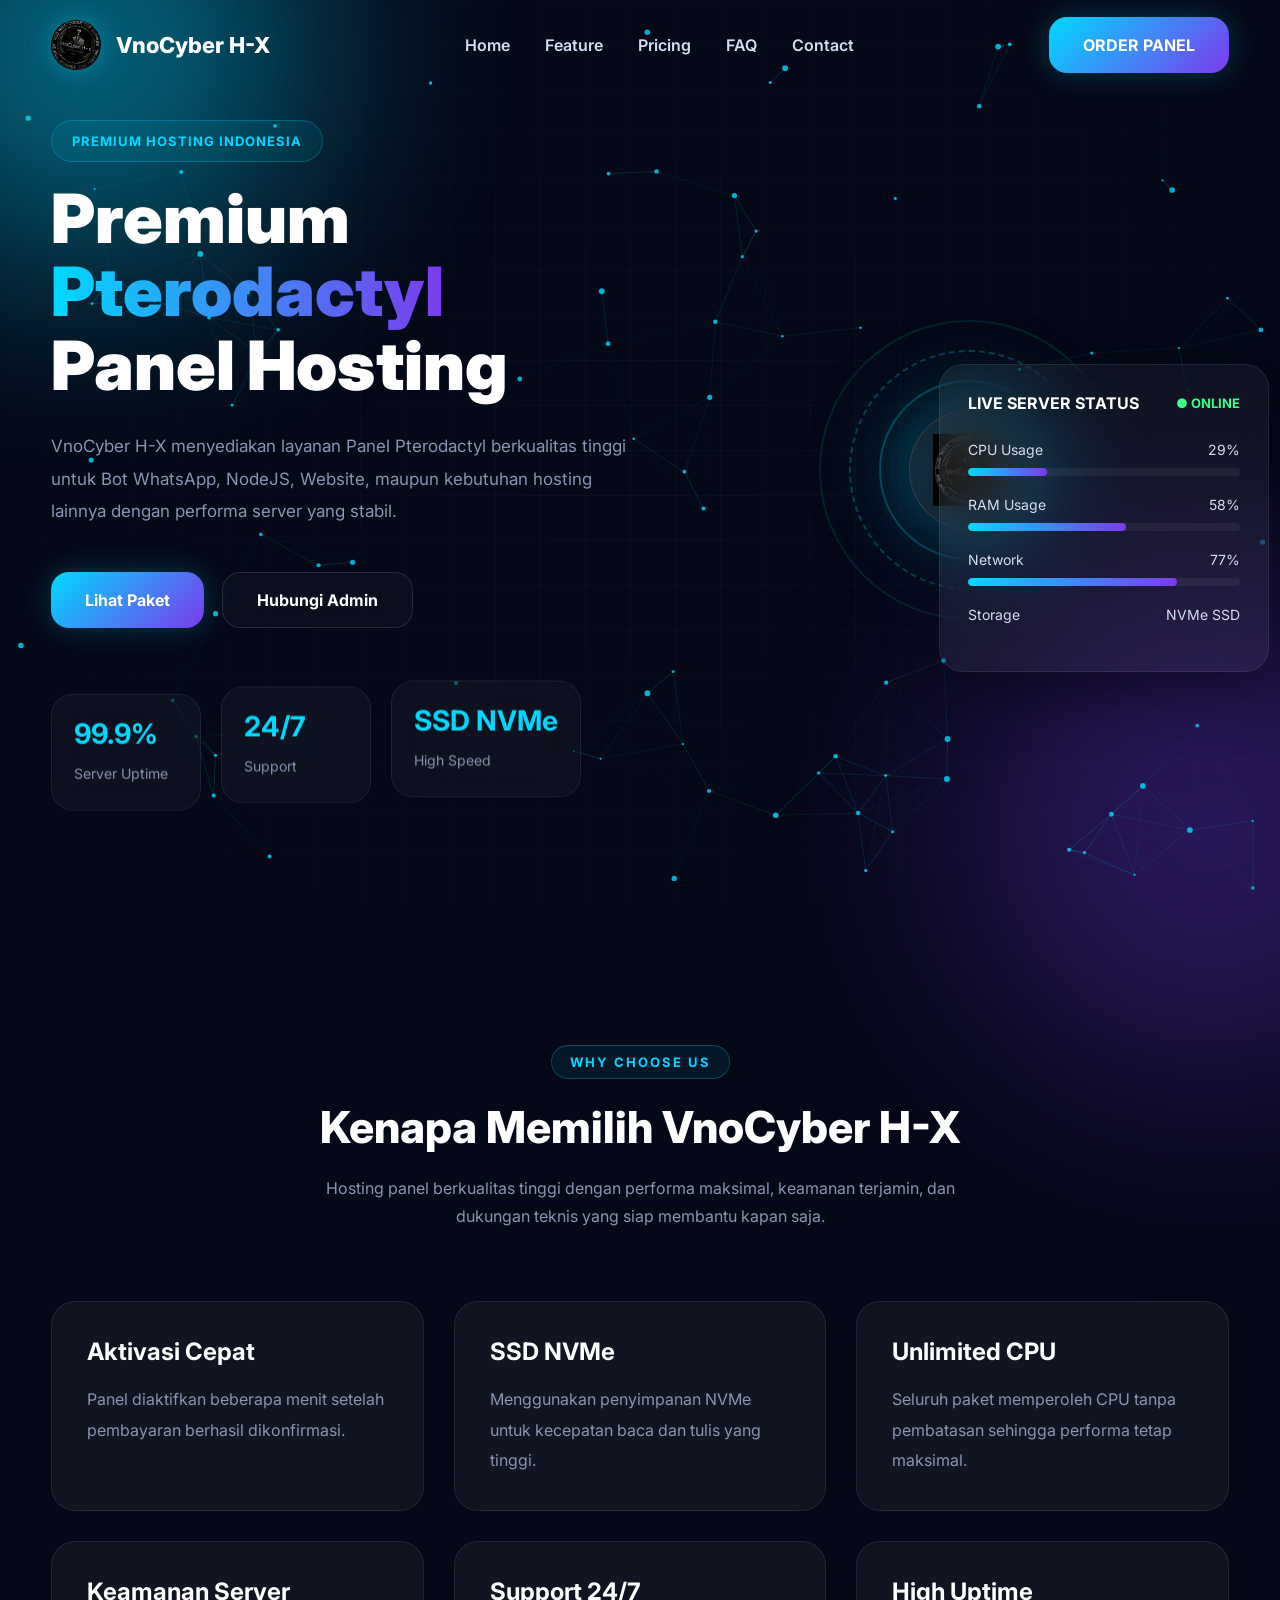
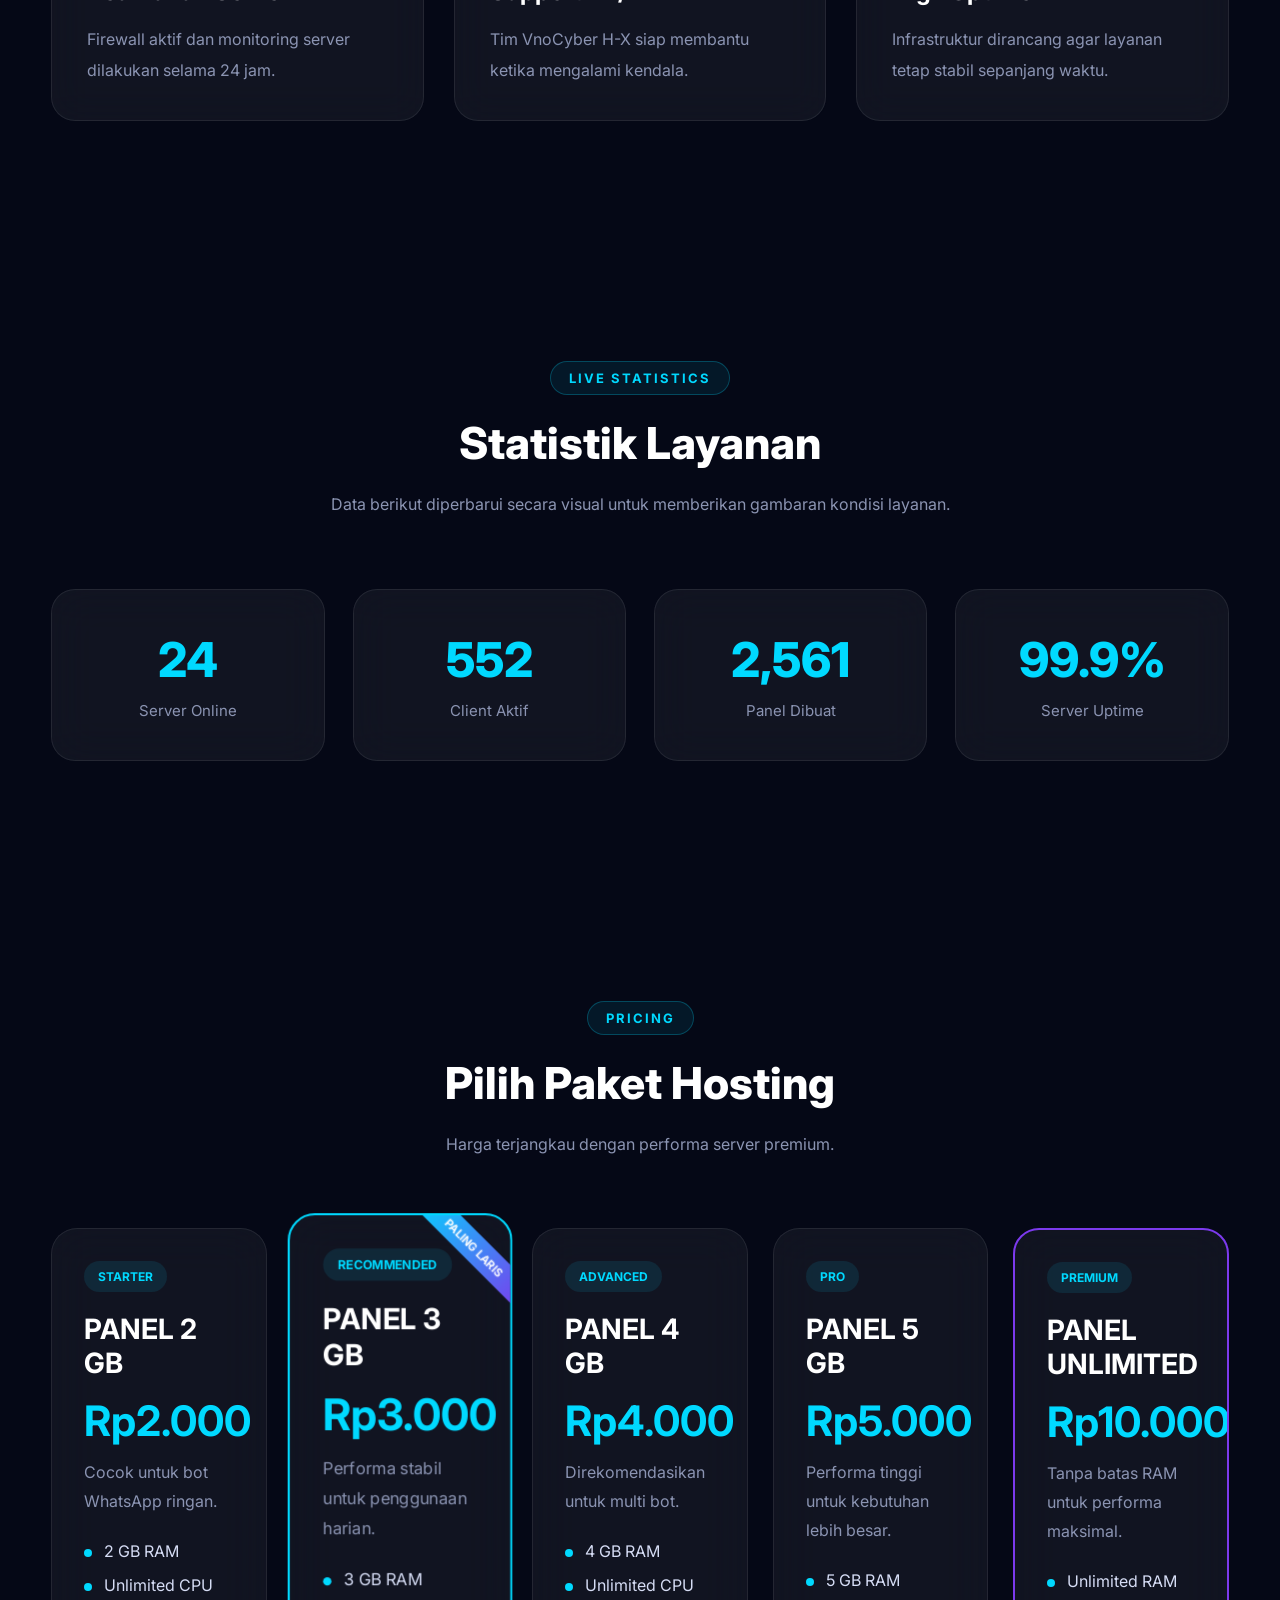
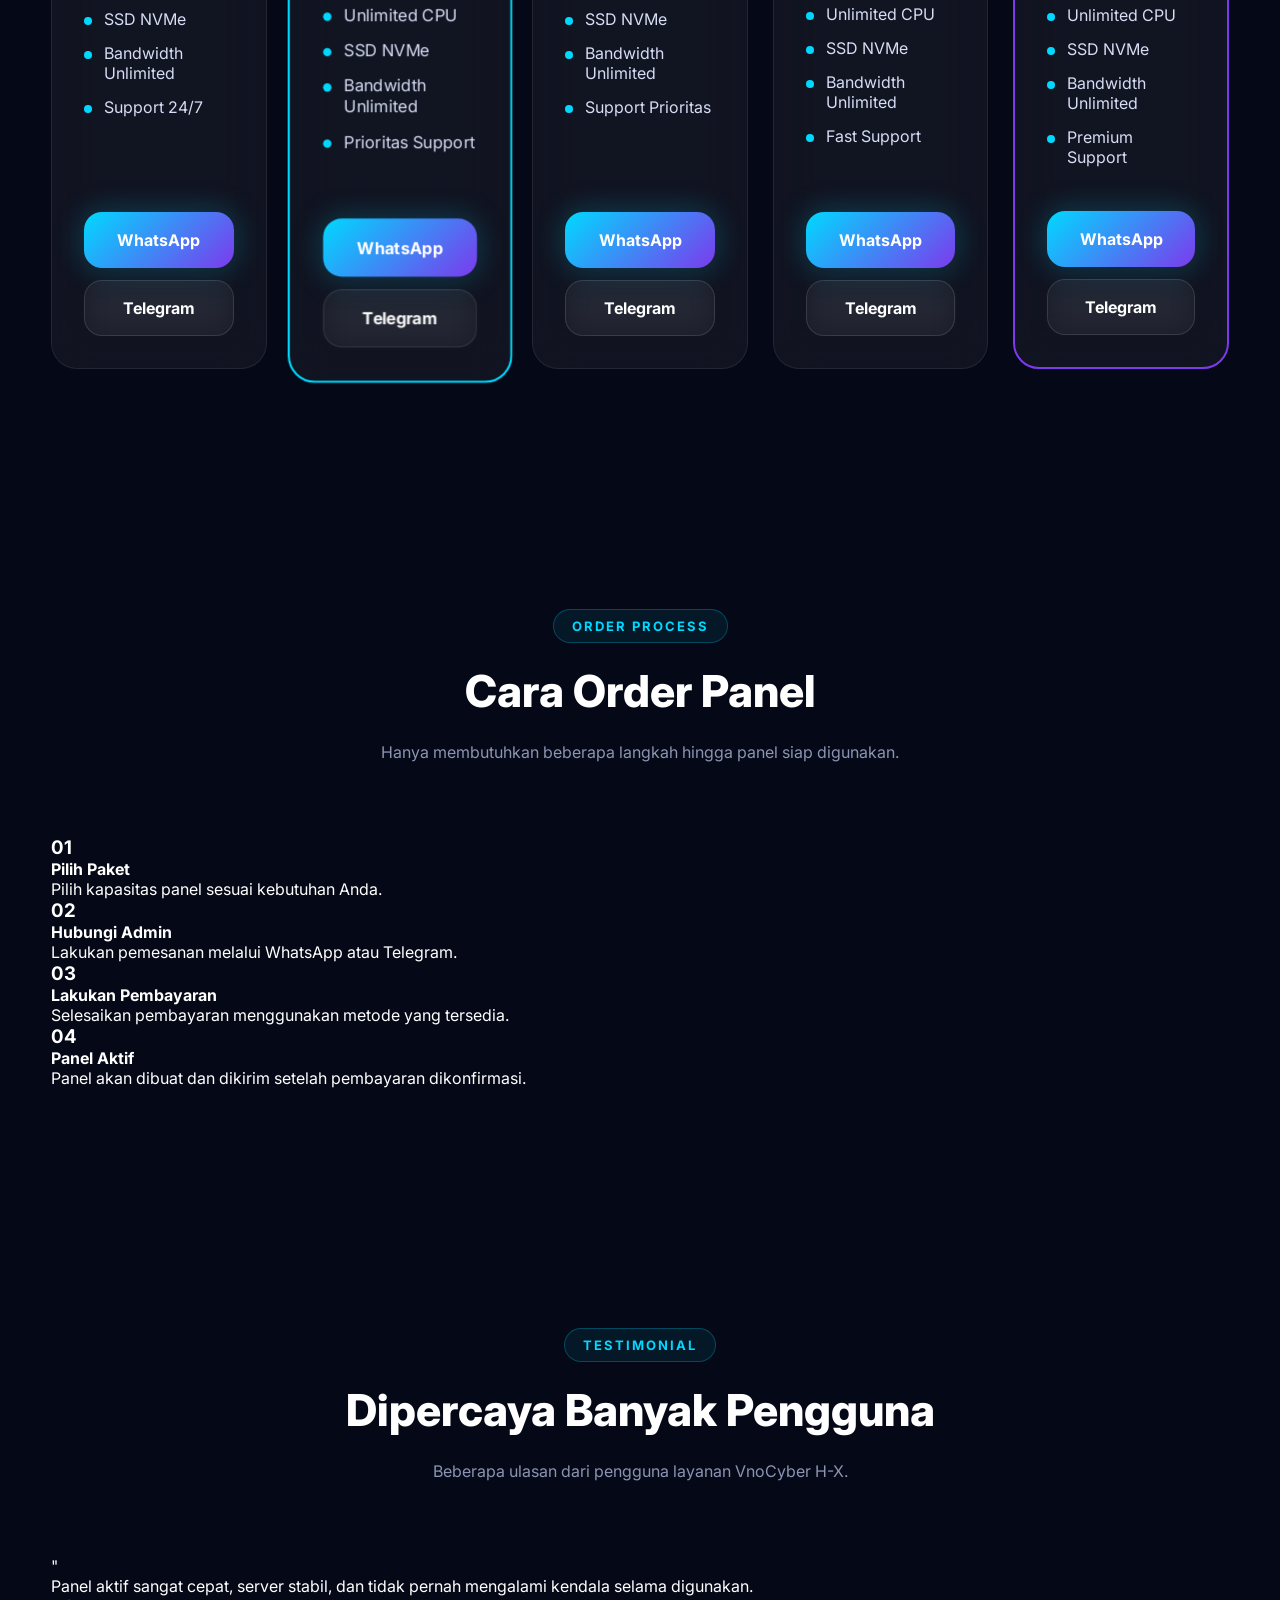
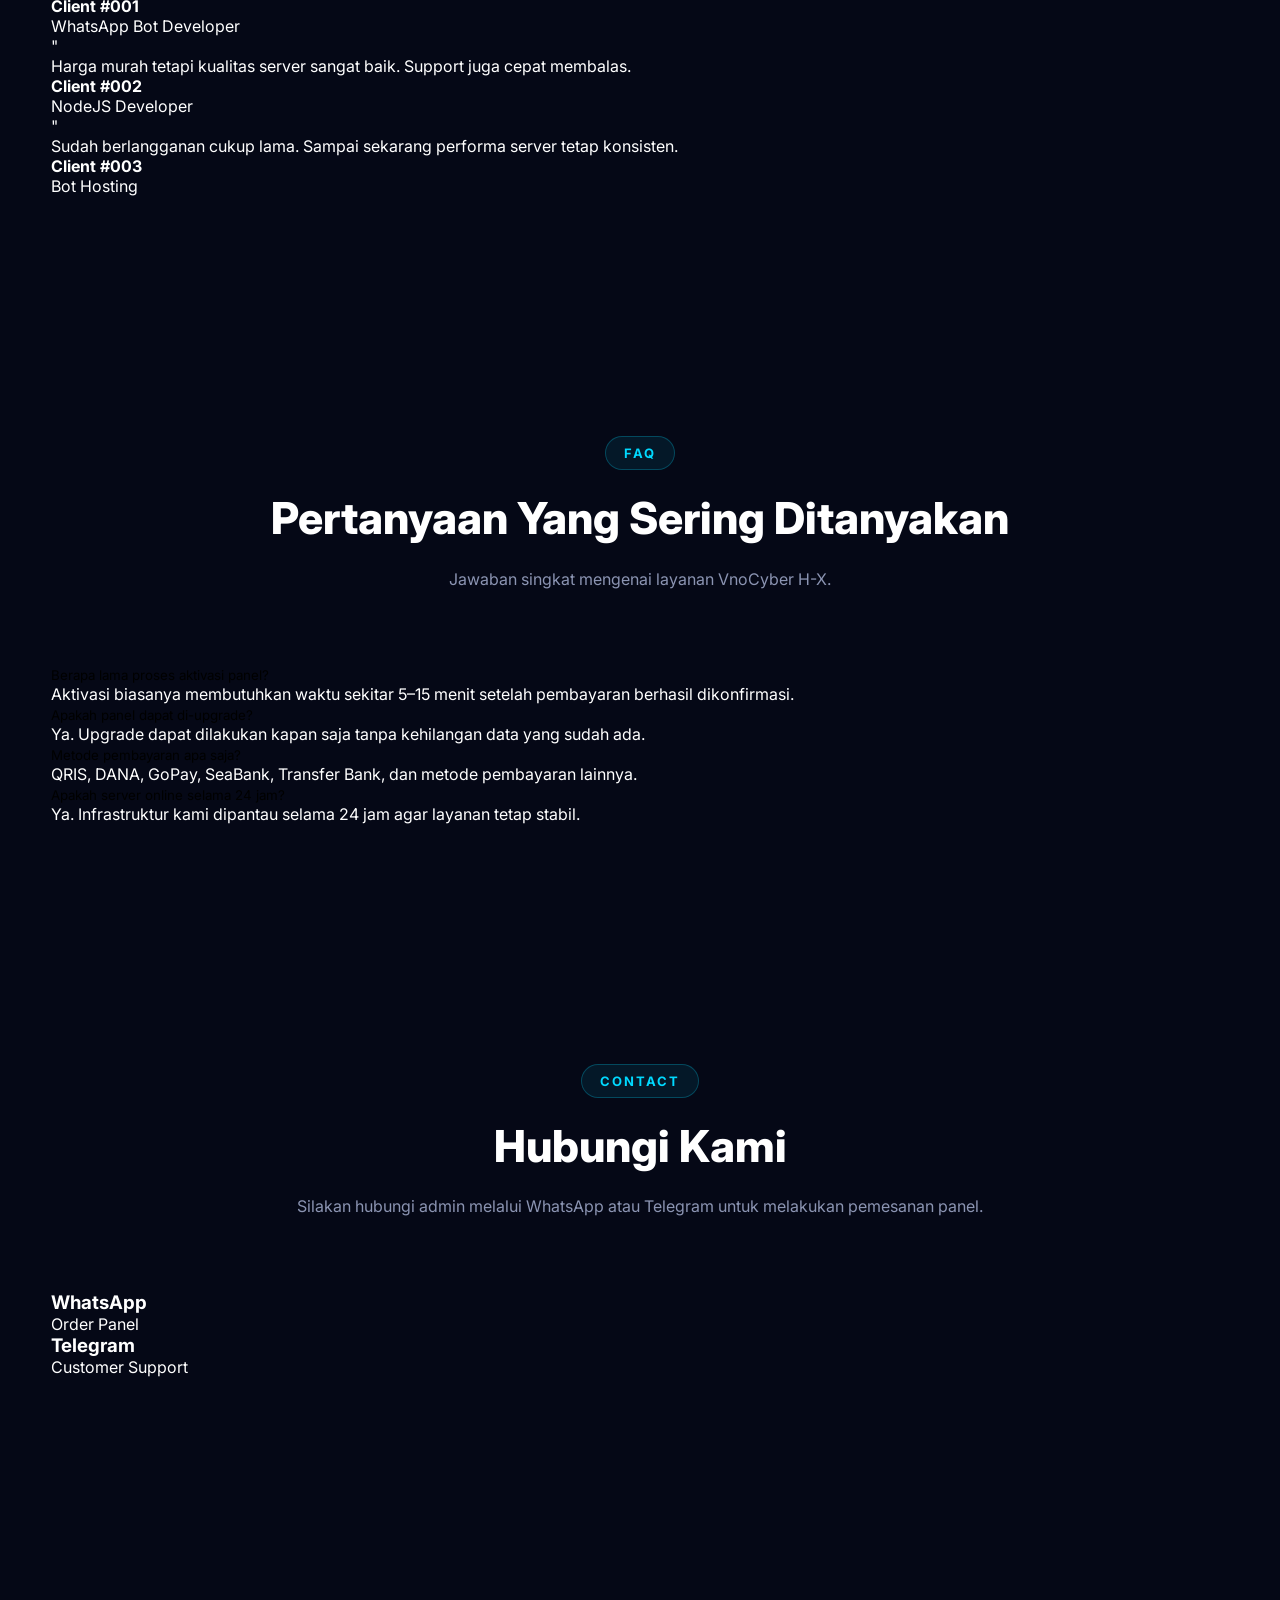
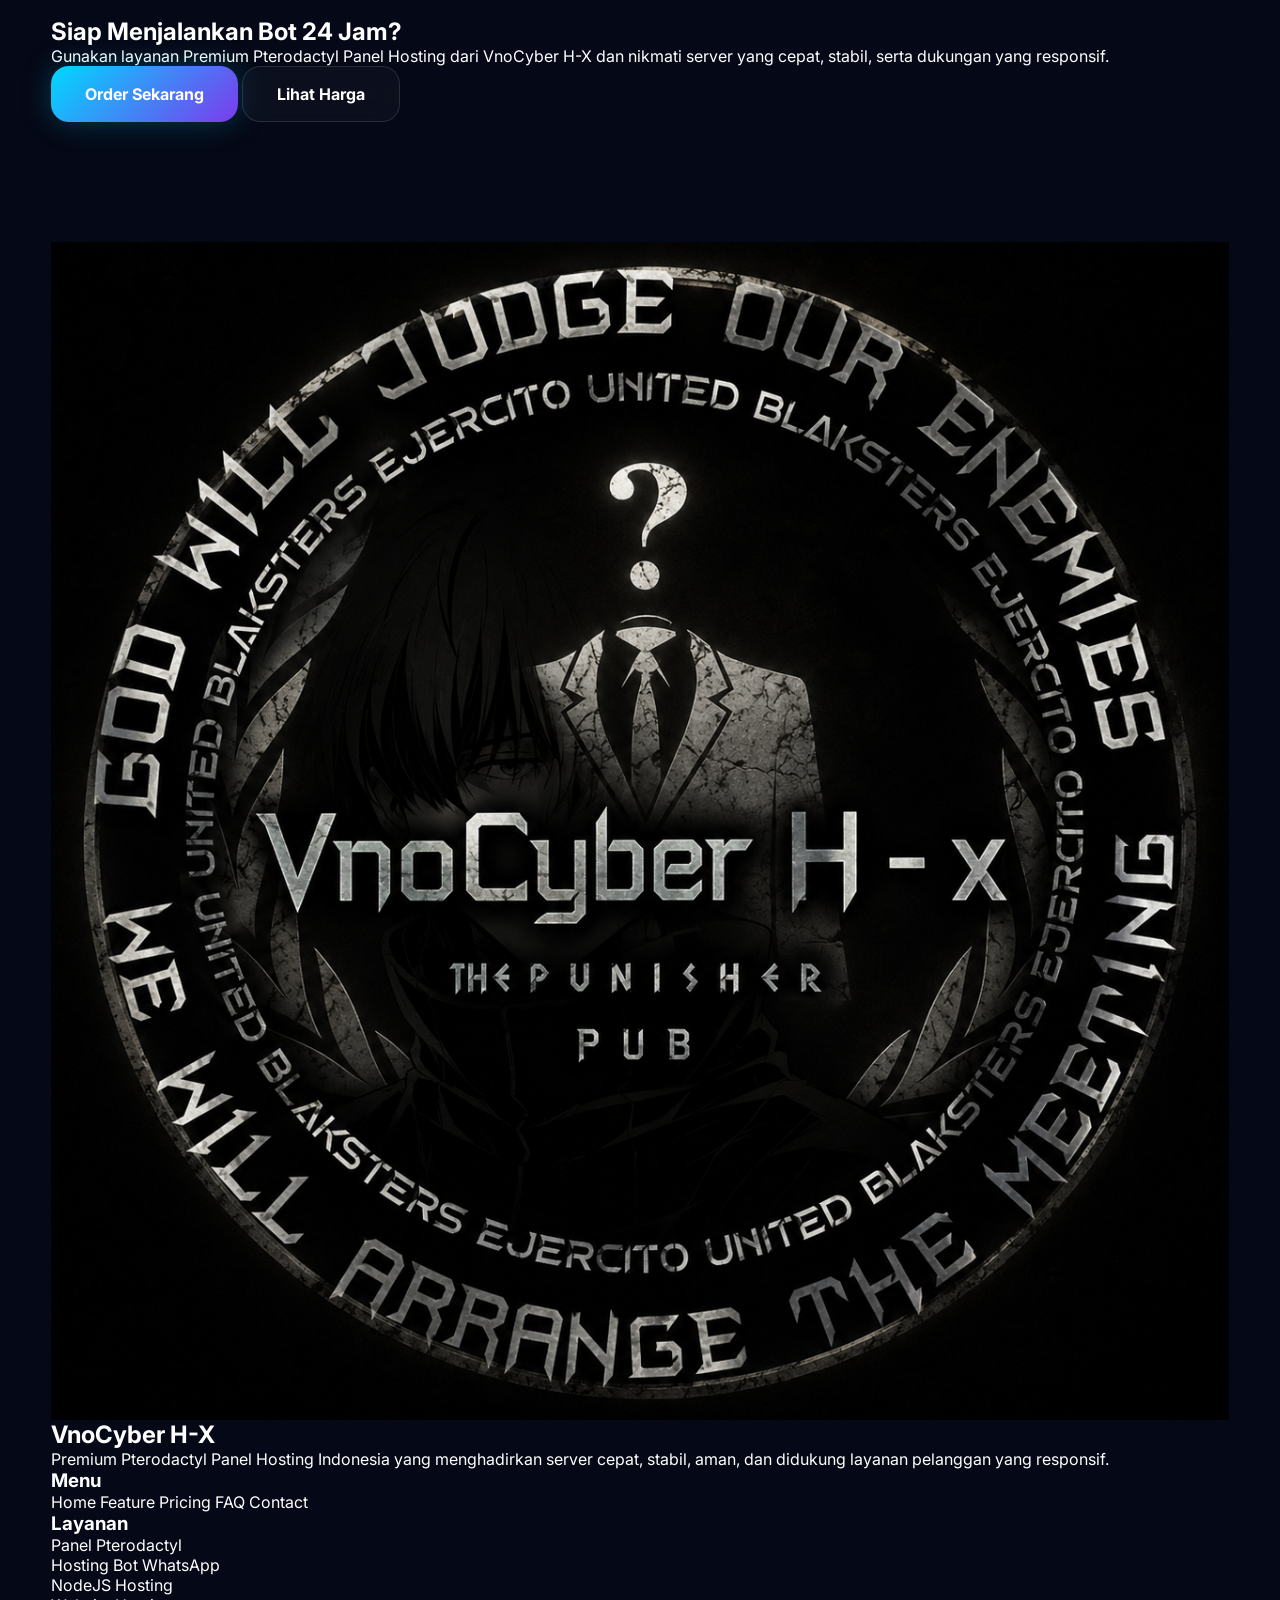
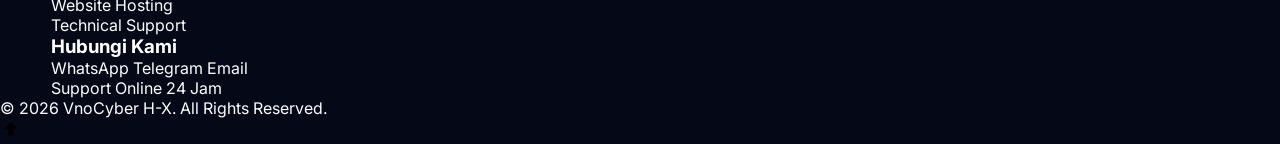
<file: index.html>
<!DOCTYPE html>
<html lang="id">

<head>

<meta charset="UTF-8">
<meta http-equiv="X-UA-Compatible" content="IE=edge">
<meta name="viewport" content="width=device-width, initial-scale=1.0">

<title>VnoCyber H-X | Premium Pterodactyl Panel Hosting Indonesia</title>

<meta name="description" content="VnoCyber H-X menyediakan Premium Pterodactyl Panel Hosting Indonesia dengan server cepat, stabil, aman, dan support responsif.">

<meta name="keywords" content="Panel Pterodactyl, Hosting Bot WhatsApp, VnoCyber H-X, Hosting Indonesia">

<meta name="author" content="VnoCyber H-X">

<meta name="robots" content="index,follow">

<meta name="theme-color" content="#050816">

<meta property="og:title" content="VnoCyber H-X">

<meta property="og:description" content="Premium Pterodactyl Panel Hosting Indonesia">

<meta property="og:type" content="website">

<meta property="og:image" content="assets/images/logo.png">

<link rel="icon" href="assets/images/logo.png">

<link rel="stylesheet" href="style.css">

</head>

<body>

<!-- ==========================
LOADING
=========================== -->

<div id="loader">

<div class="loader-logo">

<img src="assets/images/logo.png" alt="Logo">

</div>

<h1>

VnoCyber H-X

</h1>

<p>

Initializing Server...

</p>

<div class="loader-bar">

<div class="loader-progress"></div>

</div>

</div>

<!-- ==========================
PROGRESS BAR
=========================== -->

<div id="scroll-progress"></div>

<!-- ==========================
BACKGROUND
=========================== -->

<div class="grid-bg"></div>

<div class="blur blur-one"></div>

<div class="blur blur-two"></div>

<canvas id="network"></canvas>

<!-- ==========================
HEADER
=========================== -->

<header class="vhx-header">

<div class="container">

<a href="#" class="logo">

<img src="assets/images/logo.png" alt="Logo">

<span>

VnoCyber H-X

</span>

</a>

<nav class="navbar">

<a href="#home">Home</a>

<a href="#feature">Feature</a>

<a href="#pricing">Pricing</a>

<a href="#faq">FAQ</a>

<a href="#contact">Contact</a>

</nav>

<div class="header-button">

<a href="#pricing" class="btn-primary">

ORDER PANEL

</a>

</div>

<div class="menu-button">

<span></span>

<span></span>

<span></span>

</div>

</div>

</header>

<!-- ==========================
HOME
=========================== -->

<section id="home" class="hero">

<div class="container hero-grid">

<div class="hero-content">

<div class="hero-badge">

Premium Hosting Indonesia

</div>

<h1>

Premium <span>Pterodactyl</span><br>

Panel Hosting

</h1>

<p>

VnoCyber H-X menyediakan layanan Panel Pterodactyl berkualitas tinggi untuk Bot WhatsApp, NodeJS, Website, maupun kebutuhan hosting lainnya dengan performa server yang stabil.

</p>

<div class="hero-action">

<a href="#pricing"

class="btn-primary">

Lihat Paket

</a>

<a href="#contact"

class="btn-secondary">

Hubungi Admin

</a>

</div>

<div class="hero-status">

<div class="status-card">

<h3>

99.9%

</h3>

<p>

Server Uptime

</p>

</div>

<div class="status-card">

<h3>

24/7

</h3>

<p>

Support

</p>

</div>

<div class="status-card">

<h3>

SSD NVMe

</h3>

<p>

High Speed

</p>

</div>

</div>

</div>

<div class="hero-visual">
<!-- ==========================
SERVER CORE
=========================== -->

<div class="server-core">

    <div class="core-glow"></div>

    <div class="core-ring ring-one"></div>

    <div class="core-ring ring-two"></div>

    <div class="core-ring ring-three"></div>

    <div class="core-center">

        <img src="assets/images/logo.png" alt="VnoCyber H-X">

    </div>

</div>

<!-- ==========================
LIVE SERVER DASHBOARD
=========================== -->

<div class="server-dashboard">

    <div class="dashboard-header">

        <h3>

            LIVE SERVER STATUS

        </h3>

        <span class="online">

            ● ONLINE

        </span>

    </div>

    <div class="dashboard-item">

        <div class="dashboard-title">

            <span>CPU Usage</span>

            <span id="cpuValue">32%</span>

        </div>

        <div class="progress">

            <div class="progress-bar cpu-fill"></div>

        </div>

    </div>

    <div class="dashboard-item">

        <div class="dashboard-title">

            <span>RAM Usage</span>

            <span id="ramValue">48%</span>

        </div>

        <div class="progress">

            <div class="progress-bar ram-fill"></div>

        </div>

    </div>

    <div class="dashboard-item">

        <div class="dashboard-title">

            <span>Network</span>

            <span id="networkValue">81%</span>

        </div>

        <div class="progress">

            <div class="progress-bar network-fill"></div>

        </div>

    </div>

    <div class="dashboard-item">

        <div class="dashboard-title">

            <span>Storage</span>

            <span>NVMe SSD</span>

        </div>

    </div>

</div>

</div>

</div>

</section>

<!-- ==========================
FEATURE
=========================== -->

<section id="feature" class="feature-section">

<div class="container">

<div class="section-title">

<span>

WHY CHOOSE US

</span>

<h2>

Kenapa Memilih VnoCyber H-X

</h2>

<p>

Hosting panel berkualitas tinggi dengan performa maksimal,
keamanan terjamin,
dan dukungan teknis yang siap membantu kapan saja.

</p>

</div>

<div class="feature-grid">

<div class="feature-card">

<h3>

Aktivasi Cepat

</h3>

<p>

Panel diaktifkan beberapa menit setelah pembayaran berhasil dikonfirmasi.

</p>

</div>

<div class="feature-card">

<h3>

SSD NVMe

</h3>

<p>

Menggunakan penyimpanan NVMe untuk kecepatan baca dan tulis yang tinggi.

</p>

</div>

<div class="feature-card">

<h3>

Unlimited CPU

</h3>

<p>

Seluruh paket memperoleh CPU tanpa pembatasan sehingga performa tetap maksimal.

</p>

</div>

<div class="feature-card">

<h3>

Keamanan Server

</h3>

<p>

Firewall aktif dan monitoring server dilakukan selama 24 jam.

</p>

</div>

<div class="feature-card">

<h3>

Support 24/7

</h3>

<p>

Tim VnoCyber H-X siap membantu ketika mengalami kendala.

</p>

</div>

<div class="feature-card">

<h3>

High Uptime

</h3>

<p>

Infrastruktur dirancang agar layanan tetap stabil sepanjang waktu.

</p>

</div>

</div>

</div>

</section>

<!-- ==========================
LIVE STATISTICS
=========================== -->

<section class="statistics">

<div class="container">

<div class="section-title">

<span>

LIVE STATISTICS

</span>

<h2>

Statistik Layanan

</h2>

<p>

Data berikut diperbarui secara visual untuk memberikan gambaran kondisi layanan.

</p>

</div>

<div class="statistics-grid">

<div class="statistics-card">

<h3 class="counter" data-target="24">

0

</h3>

<p>

Server Online

</p>

</div>

<div class="statistics-card">

<h3 class="counter" data-target="1250">

0

</h3>

<p>

Client Aktif

</p>

</div>

<div class="statistics-card">

<h3 class="counter" data-target="5800">

0

</h3>

<p>

Panel Dibuat

</p>

</div>

<div class="statistics-card">

<h3>

99.9%

</h3>

<p>

Server Uptime

</p>

</div>

</div>

</div>

</section>

<!-- ==========================
PRICING
=========================== -->

<section id="pricing" class="pricing">

<div class="container">

<div class="section-title">

<span>

PRICING

</span>

<h2>

Pilih Paket Hosting

</h2>

<p>

Harga terjangkau dengan performa server premium.

</p>

</div>

<div class="pricing-grid">
<!-- ==========================
PANEL 2 GB
=========================== -->

<div class="pricing-card">

    <div class="pricing-header">

        <span class="pricing-badge">

            STARTER

        </span>

        <h3>

            PANEL 2 GB

        </h3>

        <h1>

            Rp2.000

        </h1>

        <p>

            Cocok untuk bot WhatsApp ringan.

        </p>

    </div>

    <ul>

        <li>2 GB RAM</li>

        <li>Unlimited CPU</li>

        <li>SSD NVMe</li>

        <li>Bandwidth Unlimited</li>

        <li>Support 24/7</li>

    </ul>

    <div class="pricing-action">

        <a href="https://wa.me/628212165939" class="btn-primary">

            WhatsApp

        </a>

        <a href="https://t.me/vnocyhx" class="btn-secondary">

            Telegram

        </a>

    </div>

</div>

<!-- ==========================
PANEL 3 GB
=========================== -->

<div class="pricing-card popular">

    <div class="popular-tag">

        PALING LARIS

    </div>

    <div class="pricing-header">

        <span class="pricing-badge">

            RECOMMENDED

        </span>

        <h3>

            PANEL 3 GB

        </h3>

        <h1>

            Rp3.000

        </h1>

        <p>

            Performa stabil untuk penggunaan harian.

        </p>

    </div>

    <ul>

        <li>3 GB RAM</li>

        <li>Unlimited CPU</li>

        <li>SSD NVMe</li>

        <li>Bandwidth Unlimited</li>

        <li>Prioritas Support</li>

    </ul>

    <div class="pricing-action">

        <a href="https://wa.me/628212165939" class="btn-primary">

            WhatsApp

        </a>

        <a href="https://t.me/vnocyhx" class="btn-secondary">

            Telegram

        </a>

    </div>

</div>

<!-- ==========================
PANEL 4 GB
=========================== -->

<div class="pricing-card">

    <div class="pricing-header">

        <span class="pricing-badge">

            ADVANCED

        </span>

        <h3>

            PANEL 4 GB

        </h3>

        <h1>

            Rp4.000

        </h1>

        <p>

            Direkomendasikan untuk multi bot.

        </p>

    </div>

    <ul>

        <li>4 GB RAM</li>

        <li>Unlimited CPU</li>

        <li>SSD NVMe</li>

        <li>Bandwidth Unlimited</li>

        <li>Support Prioritas</li>

    </ul>

    <div class="pricing-action">

        <a href="https://wa.me/628212165939" class="btn-primary">

            WhatsApp

        </a>

        <a href="https://t.me/vnocyhx" class="btn-secondary">

            Telegram

        </a>

    </div>

</div>

<!-- ==========================
PANEL 5 GB
=========================== -->

<div class="pricing-card">

    <div class="pricing-header">

        <span class="pricing-badge">

            PRO

        </span>

        <h3>

            PANEL 5 GB

        </h3>

        <h1>

            Rp5.000

        </h1>

        <p>

            Performa tinggi untuk kebutuhan lebih besar.

        </p>

    </div>

    <ul>

        <li>5 GB RAM</li>

        <li>Unlimited CPU</li>

        <li>SSD NVMe</li>

        <li>Bandwidth Unlimited</li>

        <li>Fast Support</li>

    </ul>

    <div class="pricing-action">

        <a href="https://wa.me/628212165939" class="btn-primary">

            WhatsApp

        </a>

        <a href="https://t.me/vnocyhx" class="btn-secondary">

            Telegram

        </a>

    </div>

</div>

<!-- ==========================
PANEL UNLIMITED
=========================== -->

<div class="pricing-card unlimited">

    <div class="pricing-header">

        <span class="pricing-badge">

            PREMIUM

        </span>

        <h3>

            PANEL UNLIMITED

        </h3>

        <h1>

            Rp10.000

        </h1>

        <p>

            Tanpa batas RAM untuk performa maksimal.

        </p>

    </div>

    <ul>

        <li>Unlimited RAM</li>

        <li>Unlimited CPU</li>

        <li>SSD NVMe</li>

        <li>Bandwidth Unlimited</li>

        <li>Premium Support</li>

    </ul>

    <div class="pricing-action">

        <a href="https://wa.me/628212165939" class="btn-primary">

            WhatsApp

        </a>

        <a href="https://t.me/vnocyhx" class="btn-secondary">

            Telegram

        </a>

    </div>

</div>

</div>

</div>

</section>

<!-- ==========================
ORDER PROCESS
=========================== -->

<section class="order-process">

<div class="container">

<div class="section-title">

<span>

ORDER PROCESS

</span>

<h2>

Cara Order Panel

</h2>

<p>

Hanya membutuhkan beberapa langkah hingga panel siap digunakan.

</p>

</div>

<div class="process-grid">

<div class="process-card">

<h3>

01

</h3>

<h4>

Pilih Paket

</h4>

<p>

Pilih kapasitas panel sesuai kebutuhan Anda.

</p>

</div>

<div class="process-card">

<h3>

02

</h3>

<h4>

Hubungi Admin

</h4>

<p>

Lakukan pemesanan melalui WhatsApp atau Telegram.

</p>

</div>

<div class="process-card">

<h3>

03

</h3>

<h4>

Lakukan Pembayaran

</h4>

<p>

Selesaikan pembayaran menggunakan metode yang tersedia.

</p>

</div>

<div class="process-card">

<h3>

04

</h3>

<h4>

Panel Aktif

</h4>

<p>

Panel akan dibuat dan dikirim setelah pembayaran dikonfirmasi.

</p>

</div>

</div>

</div>

</section>
<!-- ==========================
TESTIMONIAL
=========================== -->

<section class="testimonial">

<div class="container">

<div class="section-title">

<span>

TESTIMONIAL

</span>

<h2>

Dipercaya Banyak Pengguna

</h2>

<p>

Beberapa ulasan dari pengguna layanan VnoCyber H-X.

</p>

</div>

<div class="testimonial-grid">

<div class="testimonial-card">

<div class="quote">

"

</div>

<p>

Panel aktif sangat cepat, server stabil, dan tidak pernah mengalami kendala selama digunakan.

</p>

<h4>

Client #001

</h4>

<span>

WhatsApp Bot Developer

</span>

</div>

<div class="testimonial-card">

<div class="quote">

"

</div>

<p>

Harga murah tetapi kualitas server sangat baik. Support juga cepat membalas.

</p>

<h4>

Client #002

</h4>

<span>

NodeJS Developer

</span>

</div>

<div class="testimonial-card">

<div class="quote">

"

</div>

<p>

Sudah berlangganan cukup lama. Sampai sekarang performa server tetap konsisten.

</p>

<h4>

Client #003

</h4>

<span>

Bot Hosting

</span>

</div>

</div>

</div>

</section>

<!-- ==========================
FAQ
=========================== -->

<section id="faq" class="faq">

<div class="container">

<div class="section-title">

<span>

FAQ

</span>

<h2>

Pertanyaan Yang Sering Ditanyakan

</h2>

<p>

Jawaban singkat mengenai layanan VnoCyber H-X.

</p>

</div>

<div class="faq-list">

<div class="faq-item">

<button class="faq-question">

Berapa lama proses aktivasi panel?

</button>

<div class="faq-answer">

<p>

Aktivasi biasanya membutuhkan waktu sekitar 5–15 menit setelah pembayaran berhasil dikonfirmasi.

</p>

</div>

</div>

<div class="faq-item">

<button class="faq-question">

Apakah panel dapat di-upgrade?

</button>

<div class="faq-answer">

<p>

Ya. Upgrade dapat dilakukan kapan saja tanpa kehilangan data yang sudah ada.

</p>

</div>

</div>

<div class="faq-item">

<button class="faq-question">

Metode pembayaran apa saja?

</button>

<div class="faq-answer">

<p>

QRIS, DANA, GoPay, SeaBank, Transfer Bank, dan metode pembayaran lainnya.

</p>

</div>

</div>

<div class="faq-item">

<button class="faq-question">

Apakah server online selama 24 jam?

</button>

<div class="faq-answer">

<p>

Ya. Infrastruktur kami dipantau selama 24 jam agar layanan tetap stabil.

</p>

</div>

</div>

</div>

</div>

</section>

<!-- ==========================
CONTACT
=========================== -->

<section id="contact" class="contact">

<div class="container">

<div class="section-title">

<span>

CONTACT

</span>

<h2>

Hubungi Kami

</h2>

<p>

Silakan hubungi admin melalui WhatsApp atau Telegram untuk melakukan pemesanan panel.

</p>

</div>

<div class="contact-grid">

<a href="https://wa.me/628212165939"

target="_blank"

class="contact-card">

<h3>

WhatsApp

</h3>

<p>

Order Panel

</p>

</a>

<a href="https://t.me/vnocyhx"

target="_blank"

class="contact-card">

<h3>

Telegram

</h3>

<p>

Customer Support

</p>

</a>

</div>

</div>

</section>

<!-- ==========================
CALL TO ACTION
=========================== -->

<section class="cta">

<div class="container">

<div class="cta-box">

<h2>

Siap Menjalankan Bot 24 Jam?

</h2>

<p>

Gunakan layanan Premium Pterodactyl Panel Hosting dari VnoCyber H-X dan nikmati server yang cepat, stabil, serta dukungan yang responsif.

</p>

<div class="cta-action">

<a href="https://wa.me/628212165939"

class="btn-primary">

Order Sekarang

</a>

<a href="pricing.html"

class="btn-secondary">

Lihat Harga

</a>

</div>

</div>

</div>

</section>
<!-- ==========================
FOOTER
=========================== -->

<footer class="vhx-footer">

<div class="container footer-grid">

<div class="footer-brand">

<img src="assets/images/logo.png"

alt="VnoCyber H-X">

<h2>

VnoCyber H-X

</h2>

<p>

Premium Pterodactyl Panel Hosting Indonesia
yang menghadirkan server cepat,
stabil,
aman,
dan didukung layanan pelanggan yang responsif.

</p>

</div>

<div class="footer-menu">

<h3>

Menu

</h3>

<a href="#home">

Home

</a>

<a href="#feature">

Feature

</a>

<a href="#pricing">

Pricing

</a>

<a href="#faq">

FAQ

</a>

<a href="#contact">

Contact

</a>

</div>

<div class="footer-service">

<h3>

Layanan

</h3>

<p>

Panel Pterodactyl

</p>

<p>

Hosting Bot WhatsApp

</p>

<p>

NodeJS Hosting

</p>

<p>

Website Hosting

</p>

<p>

Technical Support

</p>

</div>

<div class="footer-contact">

<h3>

Hubungi Kami

</h3>

<a href="https://wa.me/628212165939"

target="_blank">

WhatsApp

</a>

<a href="https://t.me/vnocyhx"

target="_blank">

Telegram

</a>

<a href="mailto:admin@vnocyber.com">

Email

</a>

<p>

Support Online 24 Jam

</p>

</div>

</div>

<div class="footer-bottom">

<p>

© 2026 VnoCyber H-X.
All Rights Reserved.

</p>

</div>

</footer>

<!-- ==========================
BACK TO TOP
=========================== -->

<button id="backToTop">

<svg width="22"

height="22"

viewBox="0 0 24 24"

fill="none"

xmlns="http://www.w3.org/2000/svg">

<path d="M12 5L5 12H9V19H15V12H19L12 5Z"

fill="currentColor"/>

</svg>

</button>

<!-- ==========================
CURSOR GLOW
=========================== -->

<div id="cursorGlow"></div>

<!-- ==========================
SCRIPT
=========================== -->

<script src="script.js"></script>
<!-- ==========================
END OF PAGE
=========================== -->

</body>

  </html>
</file>
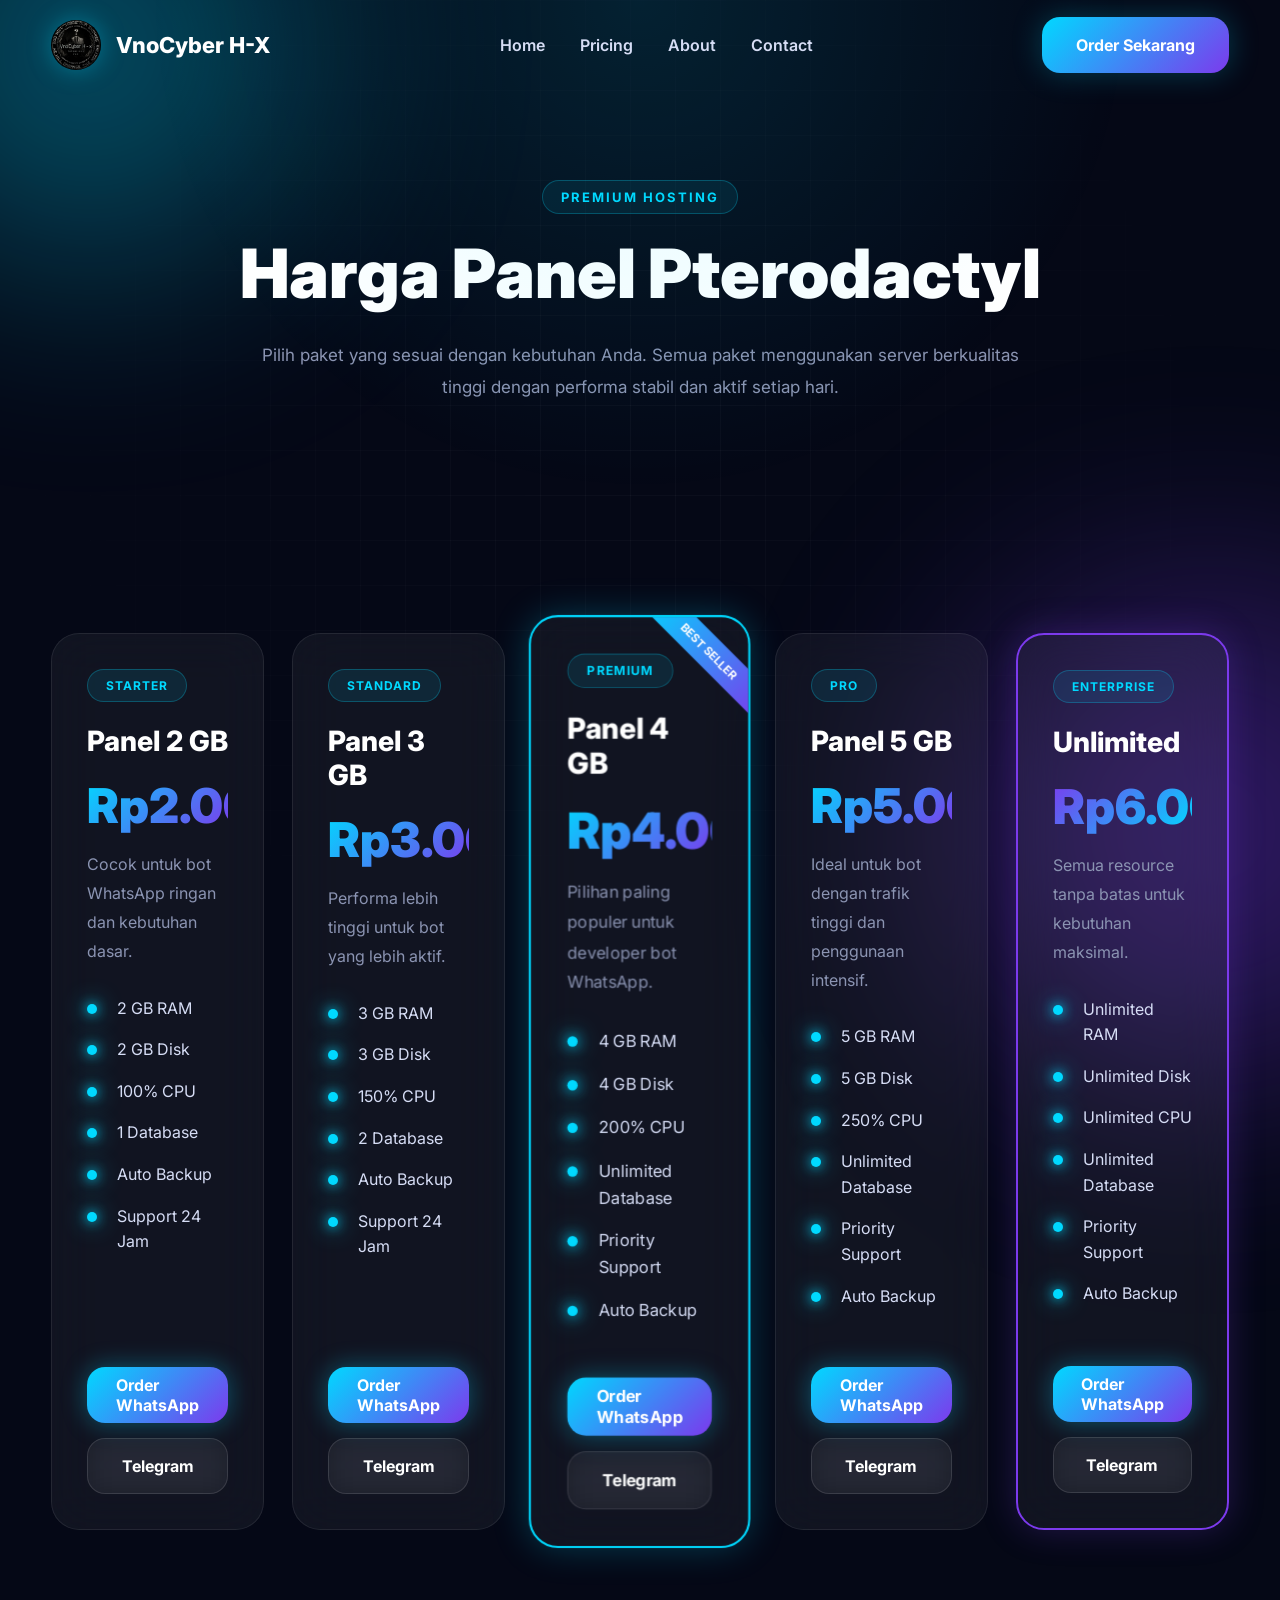
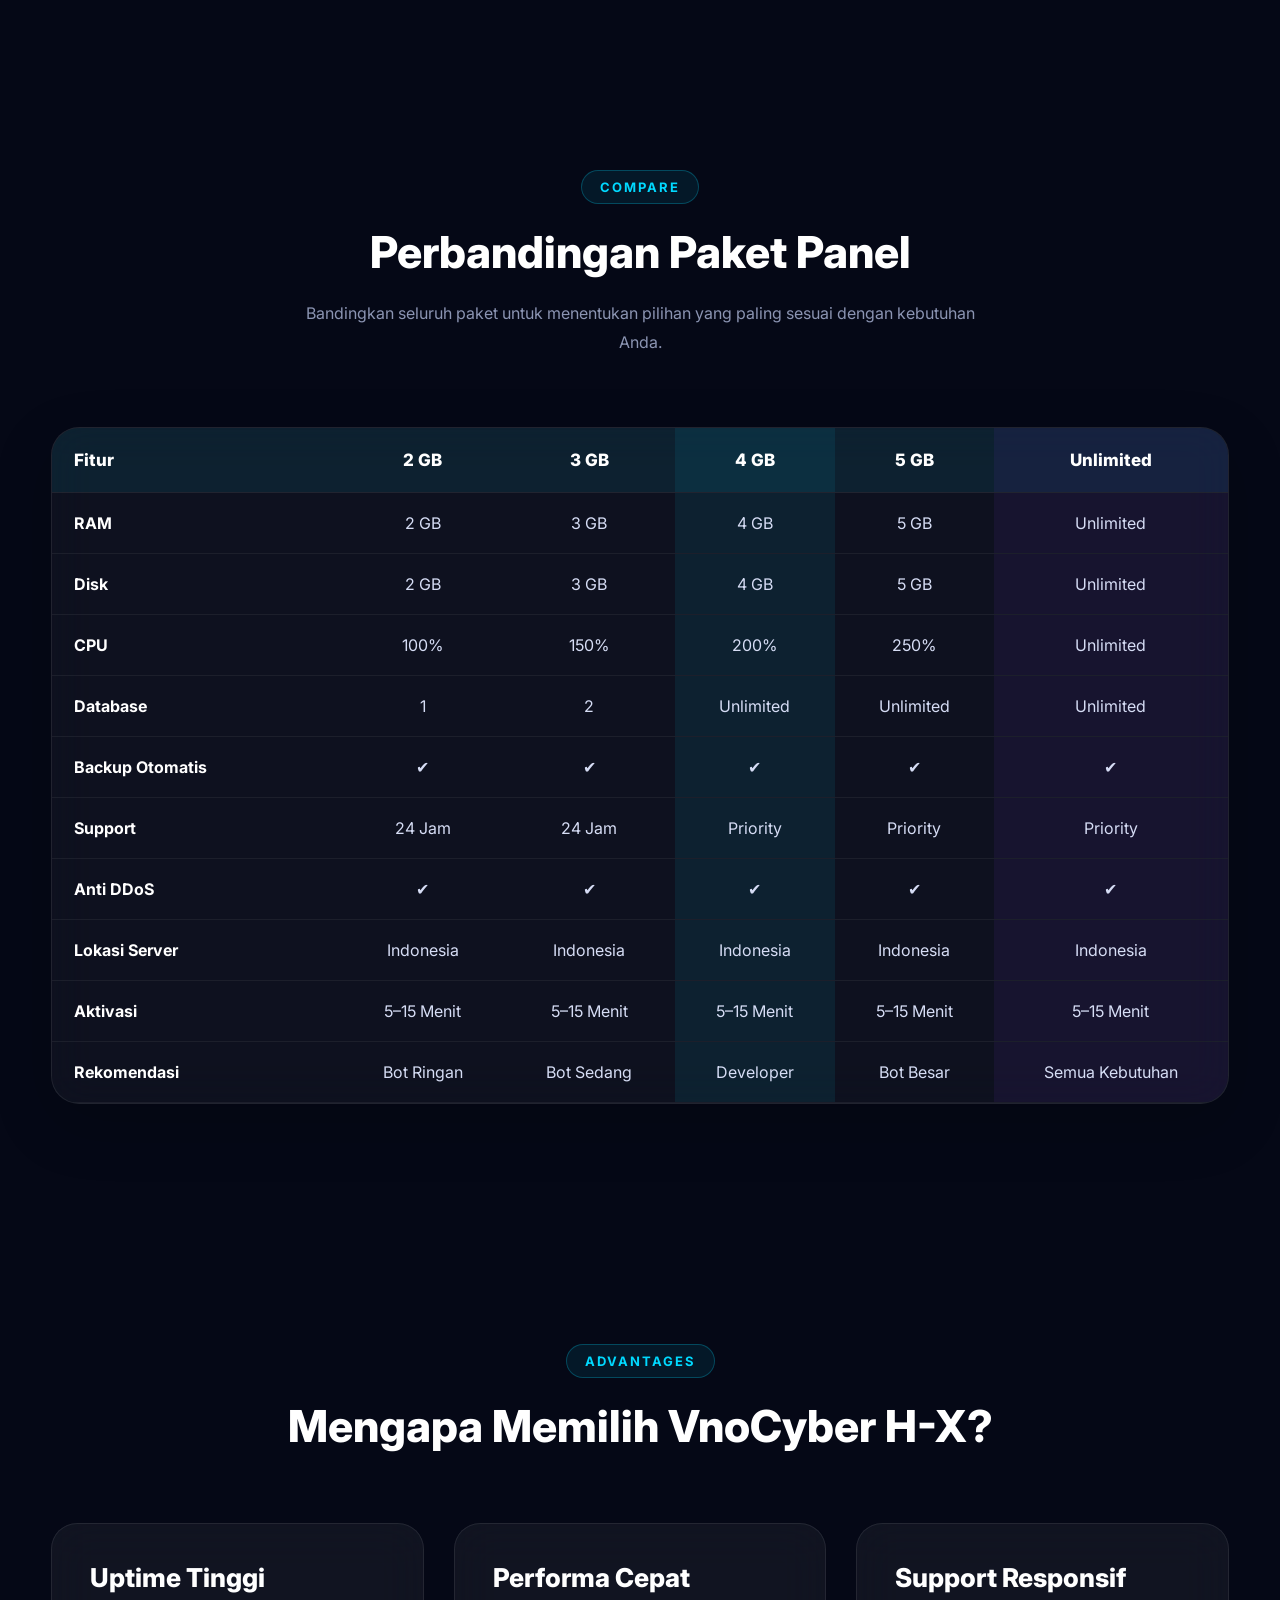
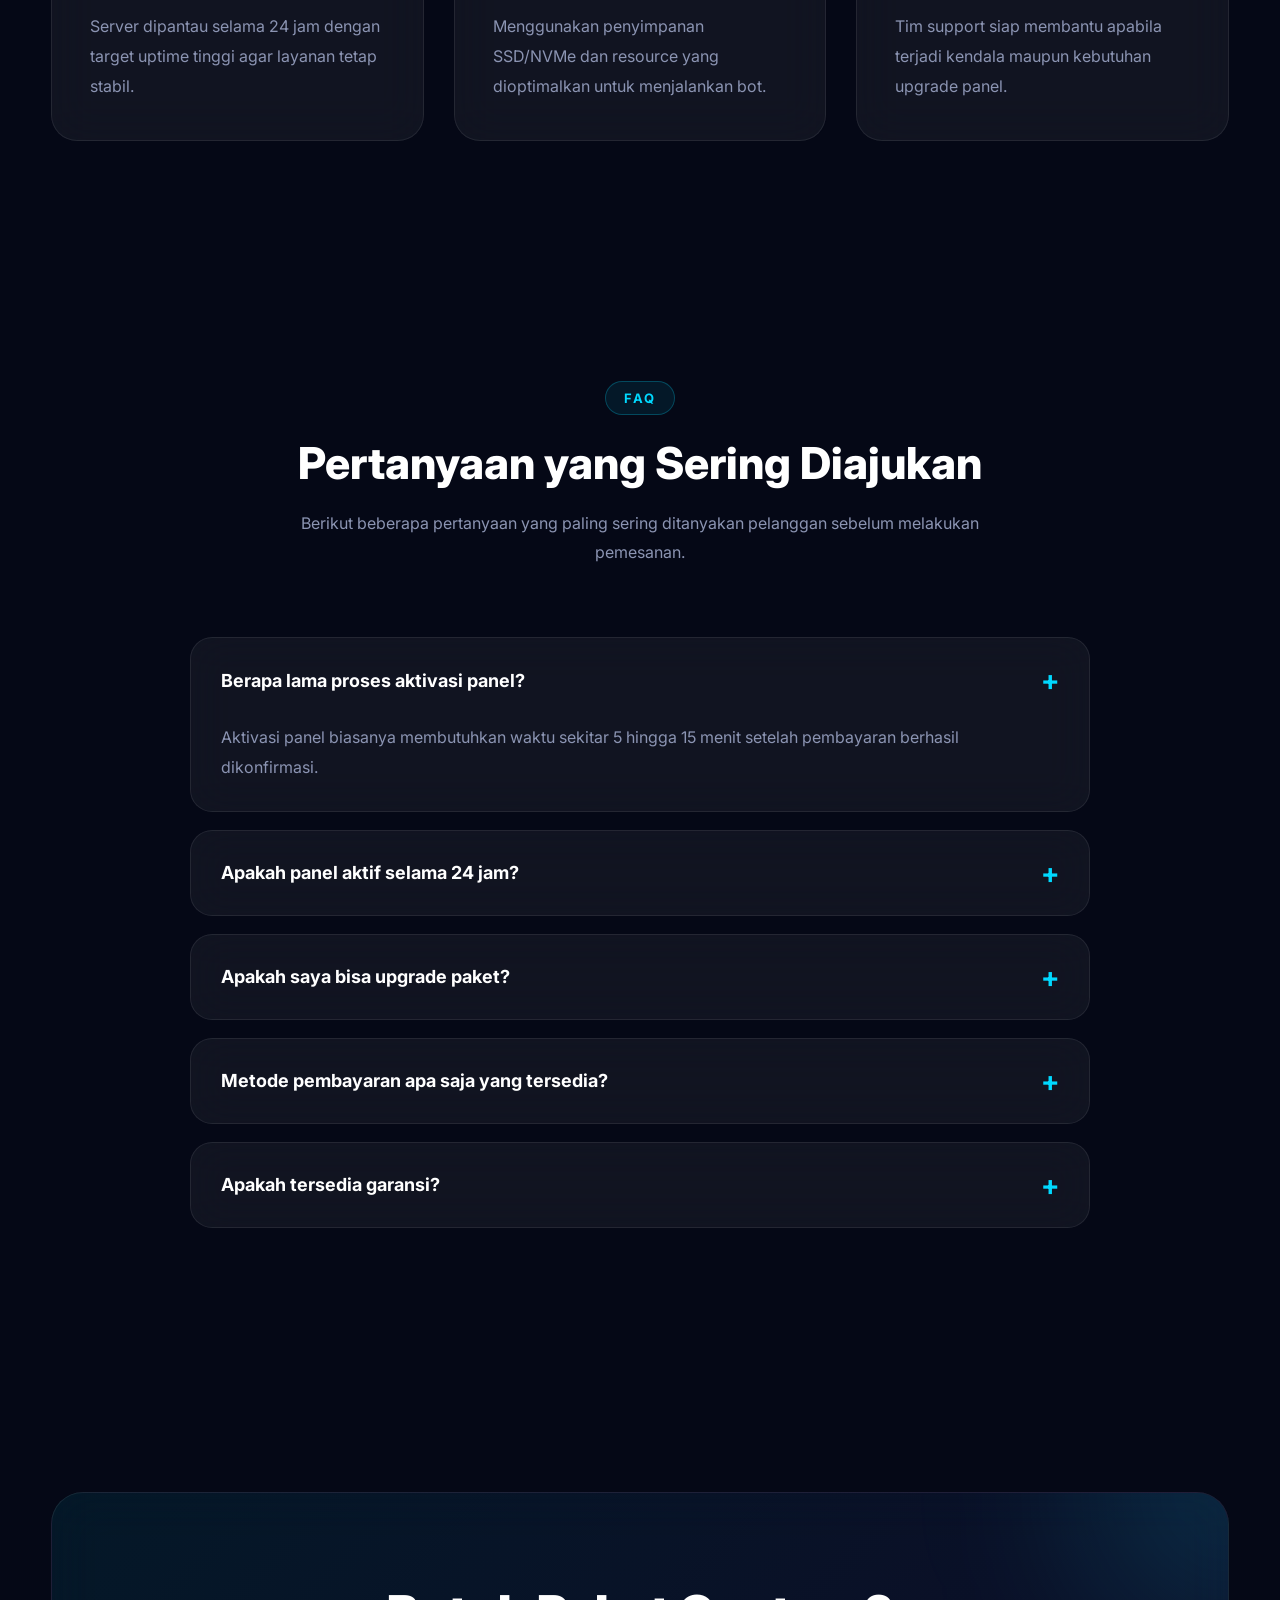
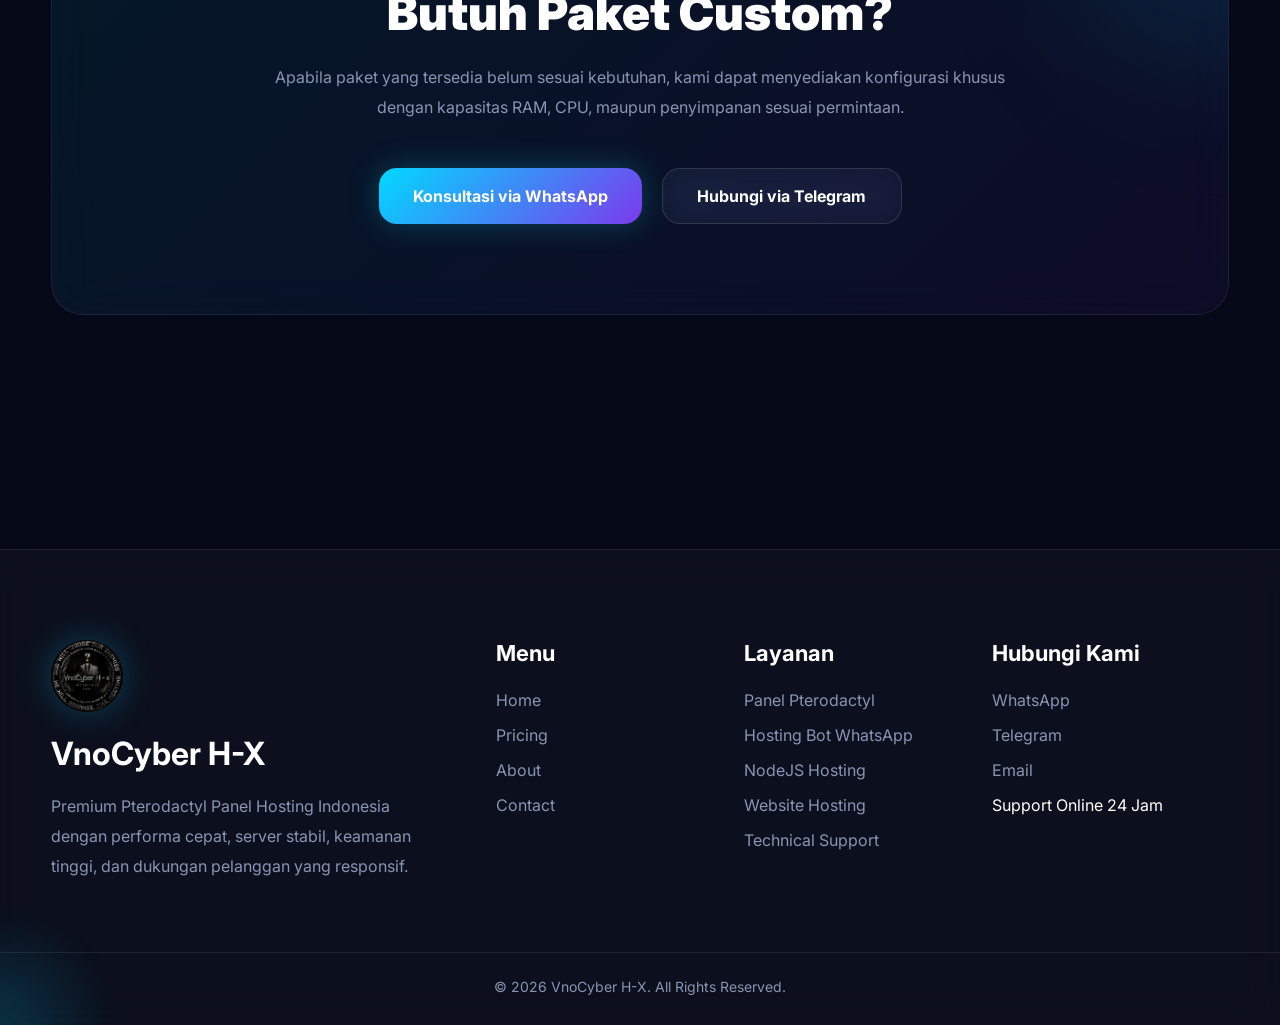
<file: pricing.html>
<!DOCTYPE html>

<html lang="id">

<head>

<meta charset="UTF-8">

<meta name="viewport" content="width=device-width, initial-scale=1.0">

<title>Harga Panel Pterodactyl | VnoCyber H-X</title>

<meta name="description" content="Daftar harga Panel Pterodactyl Premium VnoCyber H-X. Server cepat, stabil, online 24 jam dengan dukungan profesional.">

<meta name="keywords" content="Panel Pterodactyl, Hosting Bot WhatsApp, Panel Murah, VnoCyber H-X">

<meta name="author" content="VnoCyber H-X">

<meta name="theme-color" content="#050816">

<link rel="icon" href="assets/images/logo.png">

<link rel="stylesheet" href="style.css">

<link rel="stylesheet" href="pricing.css">

</head>

<body>

<!-- ==========================
LOADING
========================== -->

<div id="loader">

<div class="loader-logo">

<img src="assets/images/logo.png" alt="Logo">

</div>

<h1>

VnoCyber H-X

</h1>

<p>

Loading Premium Hosting...

</p>

<div class="loader-bar">

<div class="loader-progress"></div>

</div>

</div>

<!-- ==========================
SCROLL BAR
========================== -->

<div id="scroll-progress"></div>

<!-- ==========================
BACKGROUND
========================== -->

<div class="grid-bg"></div>

<div class="blur blur-one"></div>

<div class="blur blur-two"></div>

<canvas id="network"></canvas>

<!-- ==========================
HEADER
========================== -->

<header class="vhx-header">

<div class="container">

<a href="index.html" class="logo">

<img src="assets/images/logo.png" alt="Logo">

<span>

VnoCyber H-X

</span>

</a>

<nav class="navbar">

<a href="index.html">

Home

</a>

<a href="pricing.html" class="active">

Pricing

</a>

<a href="about.html">

About

</a>

<a href="contact.html">

Contact

</a>

</nav>

<div class="header-button">

<a href="https://wa.me/628212165939"

class="btn-primary">

Order Sekarang

</a>

</div>

<div class="menu-button">

<span></span>

<span></span>

<span></span>

</div>

</div>

</header>

<!-- ==========================
HERO
========================== -->

<section class="pricing-hero">

<div class="container">

<div class="section-title">

<span>

PREMIUM HOSTING

</span>

<h1>

Harga Panel Pterodactyl

</h1>

<p>

Pilih paket yang sesuai dengan kebutuhan Anda. Semua paket menggunakan server berkualitas tinggi dengan performa stabil dan aktif setiap hari.

</p>

</div>

</div>

</section>
<!-- ==========================
PRICING CARD
========================== -->

<section class="pricing-list">

<div class="container">

<div class="pricing-grid">

<!-- 2 GB -->

<div class="pricing-card">

<span class="pricing-badge">

STARTER

</span>

<div class="pricing-header">

<h3>

Panel 2 GB

</h3>

<h1>

Rp2.000

</h1>

<p>

Cocok untuk bot WhatsApp ringan dan kebutuhan dasar.

</p>

</div>

<ul>

<li>2 GB RAM</li>

<li>2 GB Disk</li>

<li>100% CPU</li>

<li>1 Database</li>

<li>Auto Backup</li>

<li>Support 24 Jam</li>

</ul>

<div class="pricing-action">

<a href="https://wa.me/628212165939?text=Halo%20Admin,%20Saya%20ingin%20order%20Panel%202GB"

class="btn-primary">

Order WhatsApp

</a>

<a href="https://t.me/vnocyhx"

class="btn-secondary">

Telegram

</a>

</div>

</div>

<!-- 3 GB -->

<div class="pricing-card">

<span class="pricing-badge">

STANDARD

</span>

<div class="pricing-header">

<h3>

Panel 3 GB

</h3>

<h1>

Rp3.000

</h1>

<p>

Performa lebih tinggi untuk bot yang lebih aktif.

</p>

</div>

<ul>

<li>3 GB RAM</li>

<li>3 GB Disk</li>

<li>150% CPU</li>

<li>2 Database</li>

<li>Auto Backup</li>

<li>Support 24 Jam</li>

</ul>

<div class="pricing-action">

<a href="https://wa.me/628212165939?text=Halo%20Admin,%20Saya%20ingin%20order%20Panel%203GB"

class="btn-primary">

Order WhatsApp

</a>

<a href="https://t.me/vnocyhx"

class="btn-secondary">

Telegram

</a>

</div>

</div>

<!-- 4 GB -->

<div class="pricing-card popular">

<div class="popular-tag">

BEST SELLER

</div>

<span class="pricing-badge">

PREMIUM

</span>

<div class="pricing-header">

<h3>

Panel 4 GB

</h3>

<h1>

Rp4.000

</h1>

<p>

Pilihan paling populer untuk developer bot WhatsApp.

</p>

</div>

<ul>

<li>4 GB RAM</li>

<li>4 GB Disk</li>

<li>200% CPU</li>

<li>Unlimited Database</li>

<li>Priority Support</li>

<li>Auto Backup</li>

</ul>

<div class="pricing-action">

<a href="https://wa.me/628212165939?text=Halo%20Admin,%20Saya%20ingin%20order%20Panel%204GB"

class="btn-primary">

Order WhatsApp

</a>

<a href="https://t.me/vnocyhx"

class="btn-secondary">

Telegram

</a>

</div>

</div>

<!-- 5 GB -->

<div class="pricing-card">

<span class="pricing-badge">

PRO

</span>

<div class="pricing-header">

<h3>

Panel 5 GB

</h3>

<h1>

Rp5.000

</h1>

<p>

Ideal untuk bot dengan trafik tinggi dan penggunaan intensif.

</p>

</div>

<ul>

<li>5 GB RAM</li>

<li>5 GB Disk</li>

<li>250% CPU</li>

<li>Unlimited Database</li>

<li>Priority Support</li>

<li>Auto Backup</li>

</ul>

<div class="pricing-action">

<a href="https://wa.me/628212165939?text=Halo%20Admin,%20Saya%20ingin%20order%20Panel%205GB"

class="btn-primary">

Order WhatsApp

</a>

<a href="https://t.me/vnocyhx"

class="btn-secondary">

Telegram

</a>

</div>

</div>

<!-- UNLIMITED -->

<div class="pricing-card unlimited">

<span class="pricing-badge">

ENTERPRISE

</span>

<div class="pricing-header">

<h3>

Unlimited

</h3>

<h1>

Rp6.000

</h1>

<p>

Semua resource tanpa batas untuk kebutuhan maksimal.

</p>

</div>

<ul>

<li>Unlimited RAM</li>

<li>Unlimited Disk</li>

<li>Unlimited CPU</li>

<li>Unlimited Database</li>

<li>Priority Support</li>

<li>Auto Backup</li>

</ul>

<div class="pricing-action">

<a href="https://wa.me/628212165939?text=Halo%20Admin,%20Saya%20ingin%20order%20Panel%20Unlimited"

class="btn-primary">

Order WhatsApp

</a>

<a href="https://t.me/vnocyhx"

class="btn-secondary">

Telegram

</a>

</div>

</div>

</div>

</div>

</section>
<!-- ==========================
COMPARISON TABLE
========================== -->

<section class="comparison">

<div class="container">

<div class="section-title">

<span>

COMPARE

</span>

<h2>

Perbandingan Paket Panel

</h2>

<p>

Bandingkan seluruh paket untuk menentukan pilihan yang paling sesuai dengan kebutuhan Anda.

</p>

</div>

<div class="comparison-wrapper">

<table class="comparison-table">

<thead>

<tr>

<th>Fitur</th>

<th>2 GB</th>

<th>3 GB</th>

<th>4 GB</th>

<th>5 GB</th>

<th>Unlimited</th>

</tr>

</thead>

<tbody>

<tr>

<td>RAM</td>

<td>2 GB</td>

<td>3 GB</td>

<td>4 GB</td>

<td>5 GB</td>

<td>Unlimited</td>

</tr>

<tr>

<td>Disk</td>

<td>2 GB</td>

<td>3 GB</td>

<td>4 GB</td>

<td>5 GB</td>

<td>Unlimited</td>

</tr>

<tr>

<td>CPU</td>

<td>100%</td>

<td>150%</td>

<td>200%</td>

<td>250%</td>

<td>Unlimited</td>

</tr>

<tr>

<td>Database</td>

<td>1</td>

<td>2</td>

<td>Unlimited</td>

<td>Unlimited</td>

<td>Unlimited</td>

</tr>

<tr>

<td>Backup Otomatis</td>

<td>✔</td>

<td>✔</td>

<td>✔</td>

<td>✔</td>

<td>✔</td>

</tr>

<tr>

<td>Support</td>

<td>24 Jam</td>

<td>24 Jam</td>

<td>Priority</td>

<td>Priority</td>

<td>Priority</td>

</tr>

<tr>

<td>Anti DDoS</td>

<td>✔</td>

<td>✔</td>

<td>✔</td>

<td>✔</td>

<td>✔</td>

</tr>

<tr>

<td>Lokasi Server</td>

<td>Indonesia</td>

<td>Indonesia</td>

<td>Indonesia</td>

<td>Indonesia</td>

<td>Indonesia</td>

</tr>

<tr>

<td>Aktivasi</td>

<td>5–15 Menit</td>

<td>5–15 Menit</td>

<td>5–15 Menit</td>

<td>5–15 Menit</td>

<td>5–15 Menit</td>

</tr>

<tr>

<td>Rekomendasi</td>

<td>Bot Ringan</td>

<td>Bot Sedang</td>

<td>Developer</td>

<td>Bot Besar</td>

<td>Semua Kebutuhan</td>

</tr>

</tbody>

</table>

</div>

</div>

</section>

<!-- ==========================
WHY CHOOSE US
========================== -->

<section class="why-us">

<div class="container">

<div class="section-title">

<span>

ADVANTAGES

</span>

<h2>

Mengapa Memilih VnoCyber H-X?

</h2>

</div>

<div class="feature-grid">

<div class="feature-card">

<h3>

Uptime Tinggi

</h3>

<p>

Server dipantau selama 24 jam dengan target uptime tinggi agar layanan tetap stabil.

</p>

</div>

<div class="feature-card">

<h3>

Performa Cepat

</h3>

<p>

Menggunakan penyimpanan SSD/NVMe dan resource yang dioptimalkan untuk menjalankan bot.

</p>

</div>

<div class="feature-card">

<h3>

Support Responsif

</h3>

<p>

Tim support siap membantu apabila terjadi kendala maupun kebutuhan upgrade panel.

</p>

</div>

</div>

</div>

</section>
<!-- ==========================
FAQ
========================== -->

<section class="faq">

<div class="container">

<div class="section-title">

<span>

FAQ

</span>

<h2>

Pertanyaan yang Sering Diajukan

</h2>

<p>

Berikut beberapa pertanyaan yang paling sering ditanyakan pelanggan sebelum melakukan pemesanan.

</p>

</div>

<div class="faq-list">

<div class="faq-item">

<button class="faq-question">

Berapa lama proses aktivasi panel?

</button>

<div class="faq-answer active">

<p>

Aktivasi panel biasanya membutuhkan waktu sekitar 5 hingga 15 menit setelah pembayaran berhasil dikonfirmasi.

</p>

</div>

</div>

<div class="faq-item">

<button class="faq-question">

Apakah panel aktif selama 24 jam?

</button>

<div class="faq-answer">

<p>

Ya. Seluruh layanan berjalan 24 jam dengan pemantauan server secara berkala agar tetap stabil.

</p>

</div>

</div>

<div class="faq-item">

<button class="faq-question">

Apakah saya bisa upgrade paket?

</button>

<div class="faq-answer">

<p>

Bisa. Anda dapat melakukan upgrade kapan saja tanpa harus membuat panel baru.

</p>

</div>

</div>

<div class="faq-item">

<button class="faq-question">

Metode pembayaran apa saja yang tersedia?

</button>

<div class="faq-answer">

<p>

Kami menerima QRIS, DANA, GoPay, OVO, ShopeePay, Bank Transfer, dan metode pembayaran lain yang tersedia.

</p>

</div>

</div>

<div class="faq-item">

<button class="faq-question">

Apakah tersedia garansi?

</button>

<div class="faq-answer">

<p>

Jika terjadi kendala dari sisi server pada saat aktivasi, kami akan membantu perbaikan atau penggantian sesuai kondisi yang terjadi.

</p>

</div>

</div>

</div>

</div>

</section>

<!-- ==========================
CUSTOM PACKAGE
========================== -->

<section class="cta">

<div class="container">

<div class="cta-box">

<h2>

Butuh Paket Custom?

</h2>

<p>

Apabila paket yang tersedia belum sesuai kebutuhan, kami dapat menyediakan konfigurasi khusus dengan kapasitas RAM, CPU, maupun penyimpanan sesuai permintaan.

</p>

<div class="cta-action">

<a href="https://wa.me/628212165939?text=Halo%20Admin,%20Saya%20ingin%20konsultasi%20paket%20custom"

class="btn-primary">

Konsultasi via WhatsApp

</a>

<a href="https://t.me/vnocyhx"

class="btn-secondary">

Hubungi via Telegram

</a>

</div>

</div>

</div>

</section>
<!-- ==========================
FOOTER
========================== -->

<footer class="vhx-footer">

<div class="container footer-grid">

<div class="footer-brand">

<img src="assets/images/logo.png" alt="VnoCyber H-X">

<h2>

VnoCyber H-X

</h2>

<p>

Premium Pterodactyl Panel Hosting Indonesia dengan performa cepat, server stabil, keamanan tinggi, dan dukungan pelanggan yang responsif.

</p>

</div>

<div class="footer-menu">

<h3>

Menu

</h3>

<a href="index.html">

Home

</a>

<a href="pricing.html">

Pricing

</a>

<a href="about.html">

About

</a>

<a href="contact.html">

Contact

</a>

</div>

<div class="footer-service">

<h3>

Layanan

</h3>

<p>

Panel Pterodactyl

</p>

<p>

Hosting Bot WhatsApp

</p>

<p>

NodeJS Hosting

</p>

<p>

Website Hosting

</p>

<p>

Technical Support

</p>

</div>

<div class="footer-contact">

<h3>

Hubungi Kami

</h3>

<a href="https://wa.me/628212165939" target="_blank">

WhatsApp

</a>

<a href="https://t.me/vnocyhx" target="_blank">

Telegram

</a>

<a href="mailto:admin@vnocyber.com">

Email

</a>

<p>

Support Online 24 Jam

</p>

</div>

</div>

<div class="footer-bottom">

<p>

© 2026 VnoCyber H-X. All Rights Reserved.

</p>

</div>

</footer>

<!-- ==========================
BACK TO TOP
========================== -->

<button id="backToTop">

<svg width="22"

height="22"

viewBox="0 0 24 24"

fill="none"

xmlns="http://www.w3.org/2000/svg">

<path d="M12 5L5 12H9V19H15V12H19L12 5Z"

fill="currentColor"/>

</svg>

</button>

<!-- ==========================
CURSOR GLOW
========================== -->

<div id="cursorGlow"></div>

<!-- ==========================
SCRIPT
========================== -->

<script src="script.js"></script>

<script src="pricing.js"></script>

</body>

  </html>
</file>
<file: style.css>
/* ==========================================================
   VnoCyber H-X
   Premium Pterodactyl Panel Hosting
   Version : 1.0
==========================================================*/

/* ==========================================================
   GOOGLE FONT
==========================================================*/

@import url('https://fonts.googleapis.com/css2?family=Inter:wght@300;400;500;600;700;800;900&display=swap');

/* ==========================================================
   ROOT
==========================================================*/

:root{

    --bg:#050816;
    --bg2:#0d1227;
    --bg3:#11182f;

    --primary:#00d9ff;
    --secondary:#7c3aed;

    --white:#ffffff;
    --text:#d6ddf5;
    --muted:#8b94b2;

    --border:rgba(255,255,255,.08);

    --glass:rgba(255,255,255,.05);

    --shadow:0 20px 60px rgba(0,0,0,.35);

    --radius:24px;

    --transition:.35s ease;

}

/* ==========================================================
   RESET
==========================================================*/

*{

    margin:0;

    padding:0;

    box-sizing:border-box;

}

html{

    scroll-behavior:smooth;

}

body{

    background:var(--bg);

    color:var(--white);

    font-family:'Inter',sans-serif;

    overflow-x:hidden;

    position:relative;

}

a{

    text-decoration:none;

    color:inherit;

}

img{

    display:block;

    max-width:100%;

}

button{

    border:none;

    background:none;

    cursor:pointer;

    font-family:inherit;

}

ul{

    list-style:none;

}

/* ==========================================================
   SCROLLBAR
==========================================================*/

::-webkit-scrollbar{

    width:10px;

}

::-webkit-scrollbar-track{

    background:#060914;

}

::-webkit-scrollbar-thumb{

    background:linear-gradient(

        180deg,

        var(--primary),

        var(--secondary)

    );

    border-radius:20px;

}

/* ==========================================================
   SELECTION
==========================================================*/

::selection{

    background:var(--primary);

    color:#000;

}

/* ==========================================================
   CONTAINER
==========================================================*/

.container{

    width:min(1200px,92%);

    margin:auto;

}

/* ==========================================================
   SECTION
==========================================================*/

section{

    padding:120px 0;

    position:relative;

}

/* ==========================================================
   TITLES
==========================================================*/

.section-title{

    text-align:center;

    margin-bottom:70px;

}

.section-title span{

    display:inline-block;

    padding:8px 18px;

    border-radius:50px;

    background:rgba(0,217,255,.08);

    border:1px solid rgba(0,217,255,.25);

    color:var(--primary);

    font-size:13px;

    letter-spacing:2px;

    font-weight:700;

    text-transform:uppercase;

}

.section-title h2{

    margin-top:22px;

    font-size:44px;

    font-weight:800;

    line-height:1.2;

}

.section-title p{

    margin:20px auto 0;

    max-width:700px;

    color:var(--muted);

    line-height:1.8;

}

/* ==========================================================
   BUTTON
==========================================================*/

.btn-primary{

    display:inline-flex;

    align-items:center;

    justify-content:center;

    height:56px;

    padding:0 34px;

    border-radius:18px;

    background:linear-gradient(

        135deg,

        var(--primary),

        var(--secondary)

    );

    color:var(--white);

    font-weight:700;

    transition:var(--transition);

    box-shadow:0 0 30px rgba(0,217,255,.25);

}

.btn-primary:hover{

    transform:translateY(-5px);

    box-shadow:0 0 45px rgba(0,217,255,.45);

}

.btn-secondary{

    display:inline-flex;

    align-items:center;

    justify-content:center;

    height:56px;

    padding:0 34px;

    border-radius:18px;

    border:1px solid rgba(255,255,255,.12);

    background:rgba(255,255,255,.03);

    backdrop-filter:blur(15px);

    color:var(--white);

    font-weight:700;

    transition:var(--transition);

}

.btn-secondary:hover{

    border-color:var(--primary);

    color:var(--primary);

}

/* ==========================================================
   GLASS
==========================================================*/

.glass{

    background:var(--glass);

    backdrop-filter:blur(20px);

    border:1px solid var(--border);

    border-radius:var(--radius);

    box-shadow:var(--shadow);

}
/* ==========================================================
   LOADING SCREEN
==========================================================*/

#loader{

    position:fixed;

    inset:0;

    background:var(--bg);

    display:flex;

    align-items:center;

    justify-content:center;

    flex-direction:column;

    z-index:999999;

    transition:.8s;

}

.loader-logo{

    width:110px;

    height:110px;

    border-radius:50%;

    display:flex;

    align-items:center;

    justify-content:center;

    background:rgba(255,255,255,.04);

    border:1px solid rgba(255,255,255,.08);

    animation:loaderFloat 3s ease-in-out infinite;

}

.loader-logo img{

    width:75px;

}

#loader h1{

    margin-top:30px;

    font-size:34px;

    font-weight:800;

    letter-spacing:1px;

}

#loader p{

    margin-top:12px;

    color:var(--muted);

}

.loader-bar{

    margin-top:30px;

    width:240px;

    height:6px;

    background:rgba(255,255,255,.08);

    border-radius:100px;

    overflow:hidden;

}

.loader-progress{

    width:0;

    height:100%;

    background:linear-gradient(
        90deg,
        var(--primary),
        var(--secondary)
    );

    animation:loadingBar 2s linear forwards;

}

/* ==========================================================
   SCROLL PROGRESS
==========================================================*/

#scroll-progress{

    position:fixed;

    top:0;

    left:0;

    width:0;

    height:4px;

    background:linear-gradient(
        90deg,
        var(--primary),
        var(--secondary)
    );

    z-index:99999;

    box-shadow:0 0 20px rgba(0,217,255,.7);

}

/* ==========================================================
   GRID BACKGROUND
==========================================================*/

.grid-bg{

    position:fixed;

    inset:0;

    background-image:

        linear-gradient(rgba(255,255,255,.03) 1px,transparent 1px),

        linear-gradient(90deg,rgba(255,255,255,.03) 1px,transparent 1px);

    background-size:45px 45px;

    mask-image:radial-gradient(circle,rgba(255,255,255,1),transparent 85%);

    pointer-events:none;

    z-index:-5;

}

/* ==========================================================
   BLUR
==========================================================*/

.blur{

    position:fixed;

    border-radius:50%;

    filter:blur(120px);

    opacity:.35;

    pointer-events:none;

    z-index:-4;

}

.blur-one{

    width:420px;

    height:420px;

    background:#00d9ff;

    top:-160px;

    left:-120px;

}

.blur-two{

    width:500px;

    height:500px;

    background:#7c3aed;

    right:-180px;

    bottom:-180px;

}

/* ==========================================================
   NETWORK CANVAS
==========================================================*/

#network{

    position:fixed;

    inset:0;

    width:100%;

    height:100%;

    pointer-events:none;

    z-index:-3;

}

/* ==========================================================
   HEADER
==========================================================*/

.vhx-header{

    position:fixed;

    top:0;

    left:0;

    width:100%;

    z-index:9999;

    transition:.35s;

}

.vhx-header .container{

    display:flex;

    align-items:center;

    justify-content:space-between;

    height:90px;

}

/* ==========================================================
   LOGO
==========================================================*/

.logo{

    display:flex;

    align-items:center;

    gap:15px;

    font-size:22px;

    font-weight:800;

}

.logo img{

    width:50px;

    height:50px;

    object-fit:cover;

    border-radius:50%;

    box-shadow:0 0 25px rgba(0,217,255,.35);

}

/* ==========================================================
   NAVIGATION
==========================================================*/

.navbar{

    display:flex;

    align-items:center;

    gap:35px;

}

.navbar a{

    position:relative;

    color:var(--text);

    font-weight:600;

    transition:.3s;

}

.navbar a:hover{

    color:var(--primary);

}

.navbar a::after{

    content:"";

    position:absolute;

    left:0;

    bottom:-8px;

    width:0;

    height:2px;

    border-radius:20px;

    background:var(--primary);

    transition:.35s;

}

.navbar a:hover::after{

    width:100%;

}

/* ==========================================================
   HEADER BUTTON
==========================================================*/

.header-button{

    display:flex;

    align-items:center;

    gap:18px;

}

/* ==========================================================
   MOBILE BUTTON
==========================================================*/

.menu-button{

    width:45px;

    height:45px;

    display:none;

    flex-direction:column;

    justify-content:center;

    gap:6px;

    cursor:pointer;

}

.menu-button span{

    width:28px;

    height:3px;

    border-radius:20px;

    background:#ffffff;

    transition:.35s;

}

/* ==========================================================
   HEADER SCROLL
==========================================================*/

.vhx-header.scrolled{

    background:rgba(5,8,22,.82);

    backdrop-filter:blur(22px);

    border-bottom:1px solid rgba(255,255,255,.06);

    box-shadow:0 15px 40px rgba(0,0,0,.28);

}

/* ==========================================================
   ANIMATION
==========================================================*/

@keyframes loaderFloat{

    0%,100%{

        transform:translateY(0);

    }

    50%{

        transform:translateY(-12px);

    }

}

@keyframes loadingBar{

    from{

        width:0;

    }

    to{

        width:100%;

    }

}
/* ==========================================================
   HERO
==========================================================*/

.hero{

    min-height:100vh;

    display:flex;

    align-items:center;

    padding-top:120px;

}

.hero-grid{

    display:grid;

    grid-template-columns:1fr 520px;

    gap:70px;

    align-items:center;

}

/* ==========================================================
   HERO CONTENT
==========================================================*/

.hero-content h1{

    margin-top:20px;

    font-size:68px;

    line-height:1.08;

    font-weight:900;

}

.hero-content h1 span{

    background:linear-gradient(
        90deg,
        var(--primary),
        var(--secondary)
    );

    -webkit-background-clip:text;

    -webkit-text-fill-color:transparent;

}

.hero-content p{

    margin-top:28px;

    max-width:620px;

    color:var(--muted);

    line-height:1.9;

    font-size:17px;

}

.hero-badge{

    display:inline-flex;

    align-items:center;

    gap:10px;

    padding:12px 20px;

    border-radius:50px;

    background:rgba(0,217,255,.08);

    border:1px solid rgba(0,217,255,.25);

    color:var(--primary);

    font-size:13px;

    font-weight:700;

    letter-spacing:1px;

    text-transform:uppercase;

}

.hero-action{

    display:flex;

    gap:18px;

    margin-top:45px;

    flex-wrap:wrap;

}

.hero-status{

    display:flex;

    gap:20px;

    margin-top:60px;

    flex-wrap:wrap;

}

.status-card{

    min-width:150px;

    padding:22px;

    border-radius:22px;

    background:rgba(255,255,255,.04);

    border:1px solid rgba(255,255,255,.08);

    backdrop-filter:blur(20px);

    transition:var(--transition);

}

.status-card:hover{

    transform:translateY(-8px);

    border-color:rgba(0,217,255,.4);

    box-shadow:0 20px 50px rgba(0,217,255,.15);

}

.status-card h3{

    font-size:28px;

    color:var(--primary);

    margin-bottom:10px;

}

.status-card p{

    margin:0;

    font-size:14px;

    color:var(--muted);

}

/* ==========================================================
   HERO VISUAL
==========================================================*/

.hero-visual{

    position:relative;

    display:flex;

    justify-content:center;

    align-items:center;

}

/* ==========================================================
   SERVER CORE
==========================================================*/

.server-core{

    position:relative;

    width:300px;

    height:300px;

    display:flex;

    justify-content:center;

    align-items:center;

}

.core-center{

    width:120px;

    height:120px;

    border-radius:50%;

    background:rgba(255,255,255,.08);

    backdrop-filter:blur(20px);

    border:1px solid rgba(255,255,255,.12);

    display:flex;

    justify-content:center;

    align-items:center;

    z-index:5;

    box-shadow:0 0 60px rgba(0,217,255,.25);

}

.core-center img{

    width:72px;

}

.core-glow{

    position:absolute;

    width:160px;

    height:160px;

    border-radius:50%;

    background:rgba(0,217,255,.18);

    filter:blur(45px);

}

.core-ring{

    position:absolute;

    border-radius:50%;

    border:2px solid rgba(0,217,255,.25);

}

.ring-one{

    width:180px;

    height:180px;

    animation:rotateRing 8s linear infinite;

}

.ring-two{

    width:240px;

    height:240px;

    border-style:dashed;

    animation:rotateRingReverse 12s linear infinite;

}

.ring-three{

    width:300px;

    height:300px;

    opacity:.45;

    animation:rotateRing 18s linear infinite;

}

/* ==========================================================
   DASHBOARD
==========================================================*/

.server-dashboard{

    position:absolute;

    right:-40px;

    bottom:-60px;

    width:330px;

    padding:28px;

    border-radius:24px;

    background:rgba(255,255,255,.05);

    backdrop-filter:blur(22px);

    border:1px solid rgba(255,255,255,.08);

    box-shadow:var(--shadow);

}

.dashboard-header{

    display:flex;

    justify-content:space-between;

    align-items:center;

    margin-bottom:28px;

}

.dashboard-header h3{

    font-size:16px;

    font-weight:700;

}

.online{

    color:#39ff88;

    font-size:13px;

    font-weight:700;

}

.dashboard-item{

    margin-bottom:20px;

}

.dashboard-title{

    display:flex;

    justify-content:space-between;

    margin-bottom:10px;

    color:var(--text);

    font-size:14px;

}

.progress{

    width:100%;

    height:8px;

    border-radius:20px;

    background:rgba(255,255,255,.06);

    overflow:hidden;

}

.progress-bar{

    height:100%;

    border-radius:20px;

    background:linear-gradient(
        90deg,
        var(--primary),
        var(--secondary)
    );

}

.cpu-fill{

    width:32%;

}

.ram-fill{

    width:48%;

}

.network-fill{

    width:81%;

}

/* ==========================================================
   HERO ANIMATION
==========================================================*/

@keyframes rotateRing{

    from{

        transform:rotate(0deg);

    }

    to{

        transform:rotate(360deg);

    }

}

@keyframes rotateRingReverse{

    from{

        transform:rotate(360deg);

    }

    to{

        transform:rotate(0deg);

    }

}
/* ==========================================================
   FEATURE SECTION
==========================================================*/

.feature-section{

    position:relative;

}

.feature-grid{

    display:grid;

    grid-template-columns:repeat(3,1fr);

    gap:30px;

}

.feature-card{

    position:relative;

    padding:35px;

    border-radius:24px;

    background:rgba(255,255,255,.05);

    border:1px solid rgba(255,255,255,.08);

    backdrop-filter:blur(18px);

    overflow:hidden;

    transition:var(--transition);

}

.feature-card::before{

    content:"";

    position:absolute;

    inset:0;

    background:linear-gradient(
        135deg,
        rgba(0,217,255,.12),
        transparent,
        rgba(124,58,237,.12)
    );

    opacity:0;

    transition:.4s;

}

.feature-card:hover{

    transform:translateY(-12px);

    border-color:rgba(0,217,255,.35);

    box-shadow:0 25px 60px rgba(0,217,255,.15);

}

.feature-card:hover::before{

    opacity:1;

}

.feature-card h3{

    font-size:24px;

    margin-bottom:18px;

    font-weight:700;

}

.feature-card p{

    color:var(--muted);

    line-height:1.9;

}

/* ==========================================================
   LIVE STATISTICS
==========================================================*/

.statistics{

    position:relative;

}

.statistics-grid{

    display:grid;

    grid-template-columns:repeat(4,1fr);

    gap:28px;

}

.statistics-card{

    text-align:center;

    padding:40px 20px;

    border-radius:24px;

    background:rgba(255,255,255,.05);

    border:1px solid rgba(255,255,255,.08);

    backdrop-filter:blur(20px);

    transition:var(--transition);

}

.statistics-card:hover{

    transform:translateY(-10px);

    border-color:rgba(0,217,255,.35);

    box-shadow:0 20px 60px rgba(0,217,255,.18);

}

.statistics-card h3{

    font-size:48px;

    font-weight:800;

    color:var(--primary);

    margin-bottom:12px;

}

.statistics-card p{

    color:var(--muted);

    font-size:15px;

}

/* ==========================================================
   PRICING
==========================================================*/

.pricing{

    position:relative;

}

.pricing-grid{

    display:grid;

    grid-template-columns:repeat(5,1fr);

    gap:25px;

}

.pricing-card{

    position:relative;

    display:flex;

    flex-direction:column;

    padding:32px;

    border-radius:26px;

    background:rgba(255,255,255,.05);

    border:1px solid rgba(255,255,255,.08);

    backdrop-filter:blur(22px);

    transition:var(--transition);

    overflow:hidden;

}

.pricing-card:hover{

    transform:translateY(-12px);

    border-color:rgba(0,217,255,.4);

    box-shadow:0 25px 70px rgba(0,217,255,.18);

}

.pricing-card.popular{

    transform:scale(1.04);

    border:2px solid var(--primary);

}

.pricing-card.unlimited{

    border:2px solid var(--secondary);

}

.popular-tag{

    position:absolute;

    top:18px;

    right:-40px;

    width:150px;

    text-align:center;

    padding:6px 0;

    transform:rotate(45deg);

    background:linear-gradient(
        90deg,
        var(--primary),
        var(--secondary)
    );

    font-size:11px;

    font-weight:700;

}

.pricing-badge{

    display:inline-block;

    padding:8px 14px;

    border-radius:50px;

    background:rgba(0,217,255,.1);

    color:var(--primary);

    font-size:12px;

    font-weight:700;

    margin-bottom:20px;

}

.pricing-header h3{

    font-size:28px;

    margin-bottom:15px;

}

.pricing-header h1{

    font-size:42px;

    color:var(--primary);

    margin-bottom:12px;

}

.pricing-header p{

    color:var(--muted);

    line-height:1.8;

    margin-bottom:25px;

}

.pricing-card ul{

    margin-bottom:30px;

}

.pricing-card ul li{

    margin-bottom:14px;

    color:var(--text);

    padding-left:20px;

    position:relative;

}

.pricing-card ul li::before{

    content:"";

    position:absolute;

    left:0;

    top:8px;

    width:8px;

    height:8px;

    border-radius:50%;

    background:var(--primary);

}

.pricing-action{

    margin-top:auto;

    display:flex;

    flex-direction:column;

    gap:12px;

}

.pricing-action a{

    width:100%;

}
/* ==========================================================
   ORDER PROCESS
==========================================================*/

.order-process{

    position:relative;

}

.process-grid{

    display:gri
</file>
<file: pricing.css>
/* ==========================================================
   PRICING PAGE
   VnoCyber H-X
==========================================================*/

/* ==========================================================
   HERO
==========================================================*/

.pricing-hero{

    position:relative;

    padding-top:180px;

    padding-bottom:110px;

    overflow:hidden;

}

.pricing-hero::before{

    content:"";

    position:absolute;

    inset:0;

    background:

    radial-gradient(circle at top,

    rgba(0,217,255,.12),

    transparent 60%);

    pointer-events:none;

}

.pricing-hero .section-title{

    margin-bottom:0;

}

.pricing-hero h1{

    font-size:68px;

    font-weight:900;

    margin-top:22px;

    line-height:1.1;

}

.pricing-hero p{

    max-width:760px;

    margin:28px auto 0;

    color:var(--muted);

    line-height:1.9;

    font-size:17px;

}

/* ==========================================================
   PRICING LIST
==========================================================*/

.pricing-list{

    position:relative;

}

.pricing-grid{

    display:grid;

    grid-template-columns:repeat(5,1fr);

    gap:28px;

}

/* ==========================================================
   CARD
==========================================================*/

.pricing-card{

    position:relative;

    overflow:hidden;

    display:flex;

    flex-direction:column;

    padding:35px;

    border-radius:28px;

    background:rgba(255,255,255,.05);

    backdrop-filter:blur(24px);

    border:1px solid rgba(255,255,255,.08);

    transition:.4s;

}

.pricing-card:hover{

    transform:translateY(-12px);

    border-color:rgba(0,217,255,.45);

    box-shadow:

    0 20px 60px rgba(0,217,255,.18);

}

/* ==========================================================
   BORDER LIGHT
==========================================================*/

.pricing-card::before{

    content:"";

    position:absolute;

    inset:0;

    background:linear-gradient(

    135deg,

    rgba(0,217,255,.10),

    transparent,

    rgba(124,58,237,.10)

    );

    opacity:0;

    transition:.4s;

}

.pricing-card:hover::before{

    opacity:1;

}

/* ==========================================================
   BADGE
==========================================================*/

.pricing-badge{

    width:max-content;

    padding:8px 18px;

    border-radius:50px;

    background:rgba(0,217,255,.10);

    border:1px solid rgba(0,217,255,.25);

    color:var(--primary);

    font-size:12px;

    font-weight:700;

    letter-spacing:1px;

    margin-bottom:22px;

}

/* ==========================================================
   POPULAR
==========================================================*/

.popular{

    border:2px solid var(--primary);

    box-shadow:

    0 0 35px rgba(0,217,255,.25);

}

.unlimited{

    border:2px solid #7c3aed;

    box-shadow:

    0 0 35px rgba(124,58,237,.25);

}

.popular-tag{

    position:absolute;

    top:18px;

    right:-42px;

    width:160px;

    text-align:center;

    padding:8px 0;

    font-size:11px;

    font-weight:700;

    transform:rotate(45deg);

    background:linear-gradient(

    90deg,

    var(--primary),

    var(--secondary)

    );

    color:#fff;

}
/* ==========================================================
   HEADER
==========================================================*/

.pricing-header{

    position:relative;

    z-index:2;

}

.pricing-header h3{

    font-size:28px;

    font-weight:800;

    margin-bottom:18px;

    color:var(--white);

}

.pricing-header h1{

    font-size:48px;

    font-weight:900;

    margin-bottom:15px;

    background:linear-gradient(

        135deg,

        var(--primary),

        #7c3aed

    );

    -webkit-background-clip:text;

    -webkit-text-fill-color:transparent;

}

.pricing-header p{

    color:var(--muted);

    line-height:1.8;

    margin-bottom:30px;

    min-height:70px;

}

/* ==========================================================
   FEATURE LIST
==========================================================*/

.pricing-card ul{

    margin-bottom:35px;

}

.pricing-card ul li{

    position:relative;

    display:flex;

    align-items:center;

    margin-bottom:16px;

    padding-left:30px;

    color:var(--text);

    line-height:1.6;

}

.pricing-card ul li::before{

    content:"";

    position:absolute;

    left:0;

    width:10px;

    height:10px;

    border-radius:50%;

    background:var(--primary);

    box-shadow:

        0 0 12px var(--primary),

        0 0 25px var(--primary);

}

/* ==========================================================
   ACTION
==========================================================*/

.pricing-action{

    margin-top:auto;

    display:flex;

    flex-direction:column;

    gap:15px;

}

.pricing-action a{

    width:100%;

    justify-content:center;

    position:relative;

    overflow:hidden;

}

/* ==========================================================
   BUTTON EFFECT
==========================================================*/

.pricing-action .btn-primary{

    box-shadow:

        0 0 25px rgba(0,217,255,.35);

}

.pricing-action .btn-primary:hover{

    box-shadow:

        0 0 45px rgba(0,217,255,.60);

}

.pricing-action .btn-secondary{

    background:rgba(255,255,255,.04);

}

.pricing-action .btn-secondary:hover{

    background:rgba(0,217,255,.08);

}

/* ==========================================================
   PRICE GLOW
==========================================================*/

.pricing-card:hover .pricing-header h1{

    filter:drop-shadow(

        0 0 14px rgba(0,217,255,.45)

    );

}

/* ==========================================================
   HOVER LIGHT
==========================================================*/

.pricing-card::after{

    content:"";

    position:absolute;

    top:-120px;

    left:-120px;

    width:220px;

    height:220px;

    border-radius:50%;

    background:rgba(0,217,255,.18);

    filter:blur(70px);

    opacity:0;

    transition:.45s;

}

.pricing-card:hover::after{

    opacity:1;

}

/* ==========================================================
   BEST SELLER
==========================================================*/

.popular{

    transform:scale(1.04);

}

.popular:hover{

    transform:scale(1.07) translateY(-10px);

}

/* ==========================================================
   UNLIMITED
==========================================================*/

.unlimited .pricing-header h1{

    background:linear-gradient(

        135deg,

        #7c3aed,

        #00d9ff

    );

    -webkit-background-clip:text;

    -webkit-text-fill-color:transparent;

}

.unlimited:hover{

    box-shadow:

        0 0 70px rgba(124,58,237,.35);

}
/* ==========================================================
   COMPARISON SECTION
==========================================================*/

.comparison{

    position:relative;

}

.comparison-wrapper{

    overflow-x:auto;

    border-radius:28px;

    background:rgba(255,255,255,.04);

    border:1px solid rgba(255,255,255,.08);

    backdrop-filter:blur(20px);

    box-shadow:0 20px 60px rgba(0,0,0,.18);

}

/* ==========================================================
   TABLE
==========================================================*/

.comparison-table{

    width:100%;

    min-width:950px;

    border-collapse:collapse;

}

.comparison-table thead{

    background:rgba(0,217,255,.08);

}

.comparison-table th{

    padding:22px;

    text-align:center;

    font-size:17px;

    font-weight:800;

    color:#ffffff;

    border-bottom:1px solid rgba(255,255,255,.08);

}

.comparison-table th:first-child{

    text-align:left;

    min-width:220px;

}

/* ==========================================================
   BODY
==========================================================*/

.comparison-table td{

    padding:20px 22px;

    text-align:center;

    color:var(--text);

    border-bottom:1px solid rgba(255,255,255,.06);

    transition:.3s;

}

.comparison-table td:first-child{

    text-align:left;

    font-weight:700;

    color:#ffffff;

}

/* ==========================================================
   ROW EFFECT
==========================================================*/

.comparison-table tbody tr{

    transition:.3s;

}

.comparison-table tbody tr:hover{

    background:rgba(0,217,255,.06);

}

.comparison-table tbody tr:hover td{

    color:#ffffff;

}

/* ==========================================================
   COLUMN HIGHLIGHT
==========================================================*/

.comparison-table th:nth-child(4),

.comparison-table td:nth-child(4){

    background:rgba(0,217,255,.08);

}

.comparison-table th:last-child,

.comparison-table td:last-child{

    background:rgba(124,58,237,.08);

}

/* ==========================================================
   CHECKMARK
==========================================================*/

.comparison-table td{

    position:relative;

}

.comparison-table td:has(> .check){

    color:#39ff88;

}

.check{

    color:#39ff88;

    font-weight:700;

}

/* ==========================================================
   SCROLLBAR
==========================================================*/

.comparison-wrapper::-webkit-scrollbar{

    height:10px;

}

.comparison-wrapper::-webkit-scrollbar-track{

    background:rgba(255,255,255,.05);

    border-radius:50px;

}

.comparison-wrapper::-webkit-scrollbar-thumb{

    border-radius:50px;

    background:linear-gradient(

        90deg,

        var(--primary),

        var(--secondary)

    );

}

/* ==========================================================
   TABLE GLOW
==========================================================*/

.comparison-wrapper:hover{

    border-color:rgba(0,217,255,.30);

    box-shadow:

        0 0 45px rgba(0,217,255,.12);

}
/* ==========================================================
   WHY CHOOSE US
==========================================================*/

.why-us{

    position:relative;

}

.why-us .feature-grid{

    display:grid;

    grid-template-columns:repeat(3,1fr);

    gap:30px;

}

.why-us .feature-card{

    position:relative;

    overflow:hidden;

    padding:38px;

    border-radius:26px;

    background:rgba(255,255,255,.05);

    border:1px solid rgba(255,255,255,.08);

    backdrop-filter:blur(22px);

    transition:.4s;

}

.why-us .feature-card:hover{

    transform:translateY(-10px);

    border-color:rgba(0,217,255,.35);

    box-shadow:

        0 20px 60px rgba(0,217,255,.18);

}

.why-us .feature-card h3{

    font-size:26px;

    margin-bottom:18px;

    font-weight:800;

}

.why-us .feature-card p{

    color:var(--muted);

    line-height:1.9;

}

.why-us .feature-card::before{

    content:"";

    position:absolute;

    inset:0;

    background:linear-gradient(

        135deg,

        rgba(0,217,255,.08),

        transparent,

        rgba(124,58,237,.08)

    );

    opacity:0;

    transition:.4s;

}

.why-us .feature-card:hover::before{

    opacity:1;

}

/* ==========================================================
   FAQ
==========================================================*/

.faq{

    position:relative;

}

.faq-list{

    max-width:900px;

    margin:auto;

}

.faq-item{

    margin-bottom:18px;

    overflow:hidden;

    border-radius:22px;

    background:rgba(255,255,255,.05);

    border:1px solid rgba(255,255,255,.08);

    backdrop-filter:blur(20px);

    transition:.35s;

}

.faq-item:hover{

    border-color:rgba(0,217,255,.35);

    box-shadow:

        0 15px 40px rgba(0,217,255,.12);

}

.faq-question{

    width:100%;

    padding:25px 30px;

    display:flex;

    align-items:center;

    justify-content:space-between;

    background:none;

    border:none;

    color:#fff;

    font-size:18px;

    font-weight:700;

    cursor:pointer;

}

.faq-question::after{

    content:"+";

    font-size:28px;

    color:var(--primary);

    transition:.3s;

}

.faq-answer{

    display:none;

    padding:0 30px 28px;

    color:var(--muted);

    line-height:1.9;

}

.faq-answer.active{

    display:block;

}

.faq-item.active .faq-question::after{

    content:"−";

}

/* ==========================================================
   CTA
==========================================================*/

.cta{

    position:relative;

}

.cta-box{

    position:relative;

    overflow:hidden;

    padding:90px 60px;

    text-align:center;

    border-radius:32px;

    background:linear-gradient(

        135deg,

        rgba(0,217,255,.08),

        rgba(124,58,237,.08)

    );

    border:1px solid rgba(255,255,255,.08);

    backdrop-filter:blur(24px);

}

.cta-box::before{

    content:"";

    position:absolute;

    width:320px;

    height:320px;

    top:-160px;

    right:-160px;

    border-radius:50%;

    background:rgba(0,217,255,.12);

    filter:blur(80px);

}

.cta-box h2{

    position:relative;

    font-size:48px;

    font-weight:900;

    margin-bottom:20px;

}

.cta-box p{

    position:relative;

    max-width:760px;

    margin:auto;

    color:var(--muted);

    line-height:1.9;

}

.cta-action{

    position:relative;

    margin-top:45px;

    display:flex;

    justify-content:center;

    gap:20px;

    flex-wrap:wrap;

}

.cta-action a{

    min-width:240px;

}
/* ==========================================================
   FOOTER
==========================================================*/

.vhx-footer{

    position:relative;

    margin-top:120px;

    padding:90px 0 30px;

    border-top:1px solid rgba(255,255,255,.08);

    background:rgba(255,255,255,.03);

    backdrop-filter:blur(22px);

}

.footer-grid{

    display:grid;

    grid-template-columns:2fr 1fr 1fr 1.2fr;

    gap:50px;

}

.footer-brand img{

    width:72px;

    height:72px;

    border-radius:50%;

    margin-bottom:22px;

    box-shadow:0 0 35px rgba(0,217,255,.25);

}

.footer-brand h2{

    font-size:32px;

    margin-bottom:18px;

}

.footer-brand p{

    color:var(--muted);

    line-height:1.9;

}

.footer-menu h3,

.footer-service h3,

.footer-contact h3{

    margin-bottom:24px;

    font-size:22px;

}

.footer-menu a,

.footer-contact a{

    display:block;

    margin-bottom:15px;

    color:var(--muted);

    transition:.35s;

}

.footer-menu a:hover,

.footer-contact a:hover{

    color:var(--primary);

    padding-left:8px;

}

.footer-service p{

    margin-bottom:15px;

    color:var(--muted);

}

.footer-bottom{

    margin-top:70px;

    padding-top:25px;

    text-align:center;

    border-top:1px solid rgba(255,255,255,.08);

}

.footer-bottom p{

    color:var(--muted);

    font-size:14px;

}

/* ==========================================================
   BACK TO TOP
==========================================================*/

#backToTop{

    position:fixed;

    right:30px;

    bottom:30px;

    width:58px;

    height:58px;

    display:flex;

    justify-content:center;

    align-items:center;

    border:none;

    border-radius:50%;

    cursor:pointer;

    color:#fff;

    opacity:0;

    visibility:hidden;

    z-index:999;

    background:linear-gradient(

        135deg,

        var(--primary),

        var(--secondary)

    );

    box-shadow:0 0 30px rgba(0,217,255,.35);

    transition:.35s;

}

#backToTop.show{

    opacity:1;

    visibility:visible;

}

#backToTop:hover{

    transform:translateY(-8px) scale(1.08);

    box-shadow:0 0 50px rgba(0,217,255,.55);

}

/* ==========================================================
   CURSOR GLOW
==========================================================*/

#cursorGlow{

    position:fixed;

    width:220px;

    height:220px;

    border-radius:50%;

    background:radial-gradient(

        circle,

        rgba(0,217,255,.18),

        transparent 72%

    );

    pointer-events:none;

    transform:translate(-50%,-50%);

    z-index:0;

    filter:blur(12px);

}

/* ==========================================================
   RIPPLE EFFECT
==========================================================*/

.ripple{

    position:absolute;

    border-radius:50%;

    transform:scale(0);

    background:rgba(255,255,255,.35);

    animation:ripple .7s linear;

    pointer-events:none;

}

@keyframes ripple{

    to{

        transform:scale(4);

        opacity:0;

    }

}

/* ==========================================================
   LINK EFFECT
==========================================================*/

.footer-menu a,

.footer-contact a,

.pricing-action a{

    position:relative;

}

.footer-menu a::after,

.footer-contact a::after{

    content:"";

    position:absolute;

    left:0;

    bottom:-4px;

    width:0;

    height:2px;

    background:var(--primary);

    transition:.35s;

}

.footer-menu a:hover::after,

.footer-contact a:hover::after{

    width:100%;

}
/* ==========================================================
   RESPONSIVE
==========================================================*/

/* ==========================
   Laptop
========================== */

@media (max-width:1200px){

    .pricing-grid{

        grid-template-columns:repeat(2,1fr);

    }

    .why-us .feature-grid{

        grid-template-columns:repeat(2,1fr);

    }

    .footer-grid{

        grid-template-columns:repeat(2,1fr);

    }

    .popular{

        transform:none;

    }

    .popular:hover{

        transform:translateY(-10px);

    }

}

/* ==========================
   Tablet
========================== */

@media (max-width:992px){

    .pricing-hero{

        padding-top:150px;

    }

    .pricing-hero h1{

        font-size:52px;

    }

    .comparison-table{

        min-width:850px;

    }

    .cta-box{

        padding:70px 40px;

    }

    .cta-box h2{

        font-size:40px;

    }

}

/* ==========================
   Mobile
========================== */

@media (max-width:768px){

    .pricing-grid{

        grid-template-columns:1fr;

    }

    .why-us .feature-grid{

        grid-template-columns:1fr;

    }

    .footer-grid{

        grid-template-columns:1fr;

        text-align:center;

    }

    .footer-brand img{

        margin:0 auto 25px;

    }

    .pricing-hero h1{

        font-size:40px;

    }

    .pricing-hero p{

        font-size:15px;

    }

    .comparison-table{

        min-width:760px;

    }

    .cta-box{

        padding:55px 25px;

    }

    .cta-box h2{

        font-size:32px;

    }

    .cta-action{

        flex-direction:column;

    }

    .cta-action a{

        width:100%;

    }

    .pricing-header h1{

        font-size:38px;

    }

    .pricing-header h3{

        font-size:24px;

    }

    .faq-question{

        font-size:16px;

        padding:22px;

    }

}

/* ==========================
   Small Mobile
========================== */

@media (max-width:480px){

    .pricing-hero{

        padding-top:130px;

        padding-bottom:80px;

    }

    .pricing-hero h1{

        font-size:32px;

    }

    .pricing-card{

        padding:25px;

    }

    .pricing-header h1{

        font-size:34px;

    }

    .pricing-header p{

        min-height:auto;

    }

    .comparison-table{

        min-width:700px;

    }

    .footer-brand h2{

        font-size:28px;

    }

    .footer-menu h3,

    .footer-service h3,

    .footer-contact h3{

        font-size:20px;

    }

    #backToTop{

        width:50px;

        height:50px;

        right:18px;

        bottom:18px;

    }

}

/* ==========================================================
   REDUCE MOTION
==========================================================*/

@media (prefers-reduced-motion:reduce){

    *{

        animation:none !important;

        transition:none !important;

        scroll-behavior:auto !important;

    }

}

/* ==================================================
</file>
